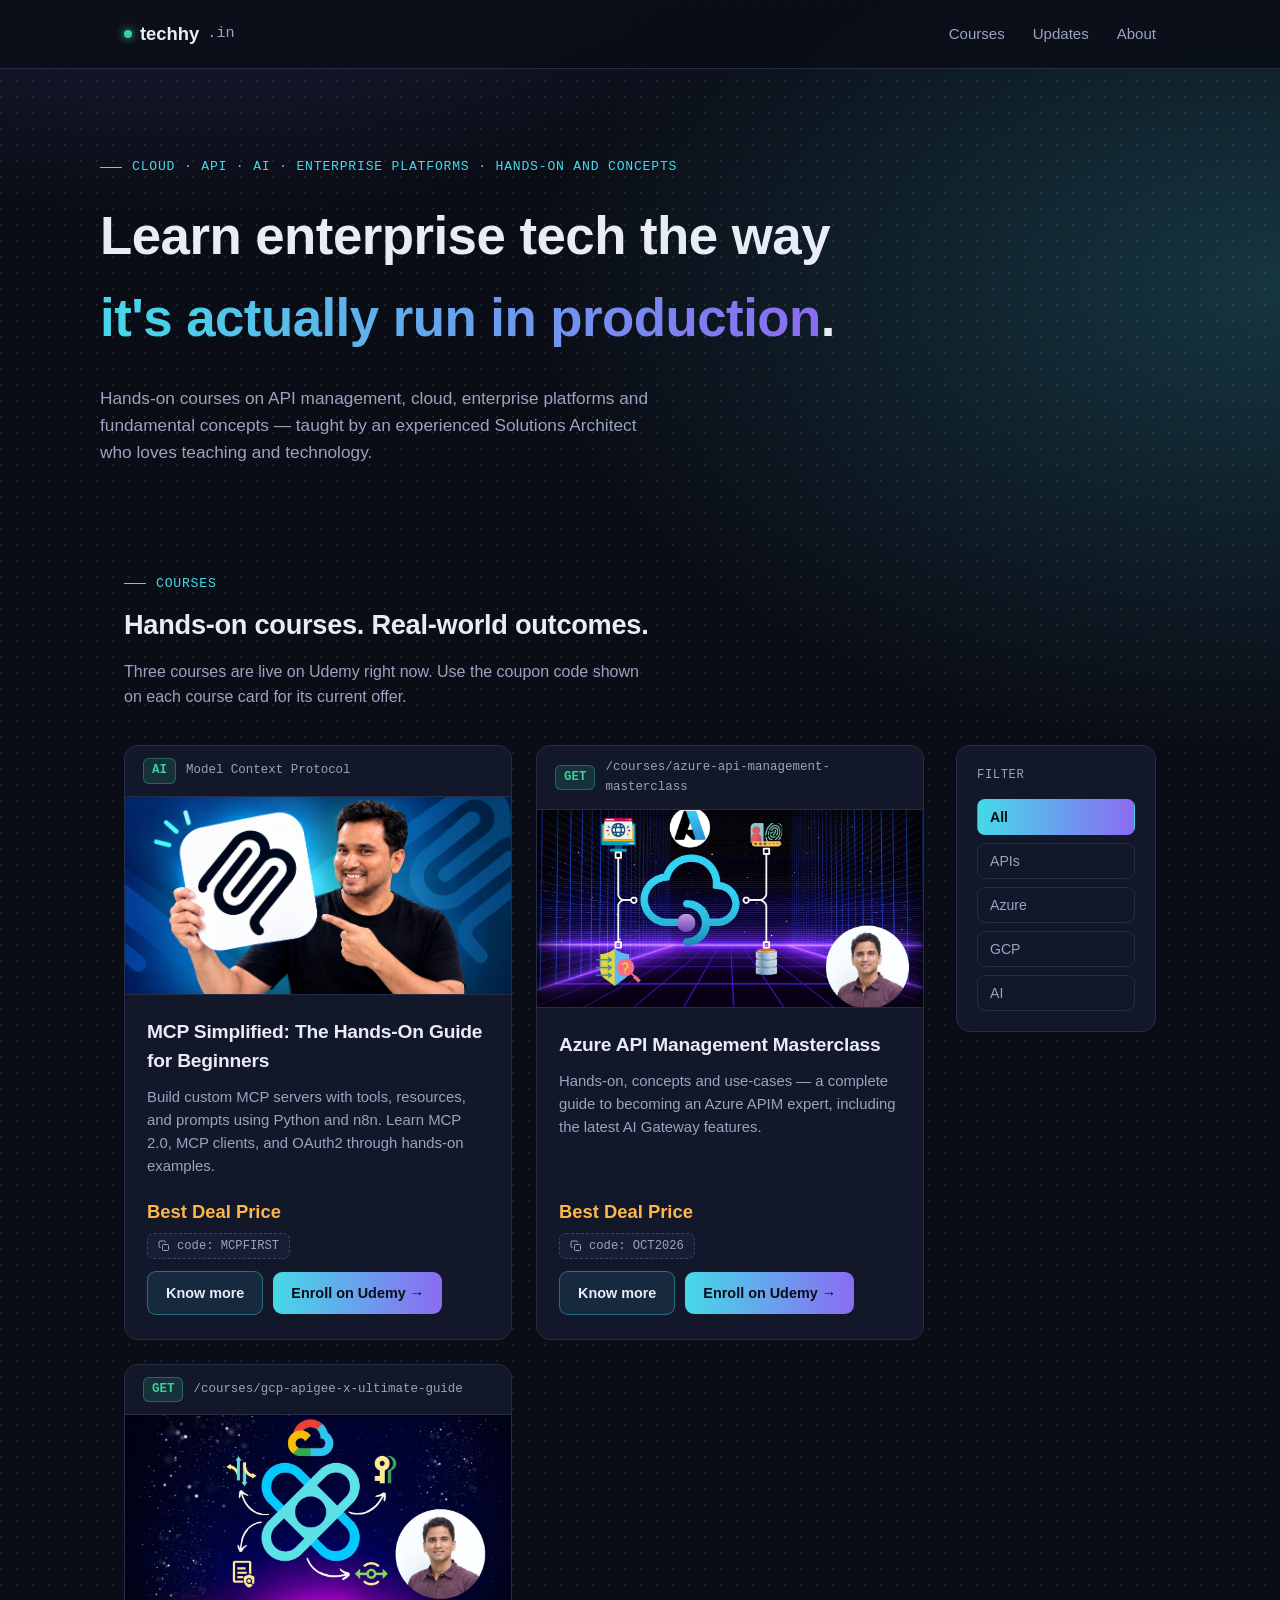
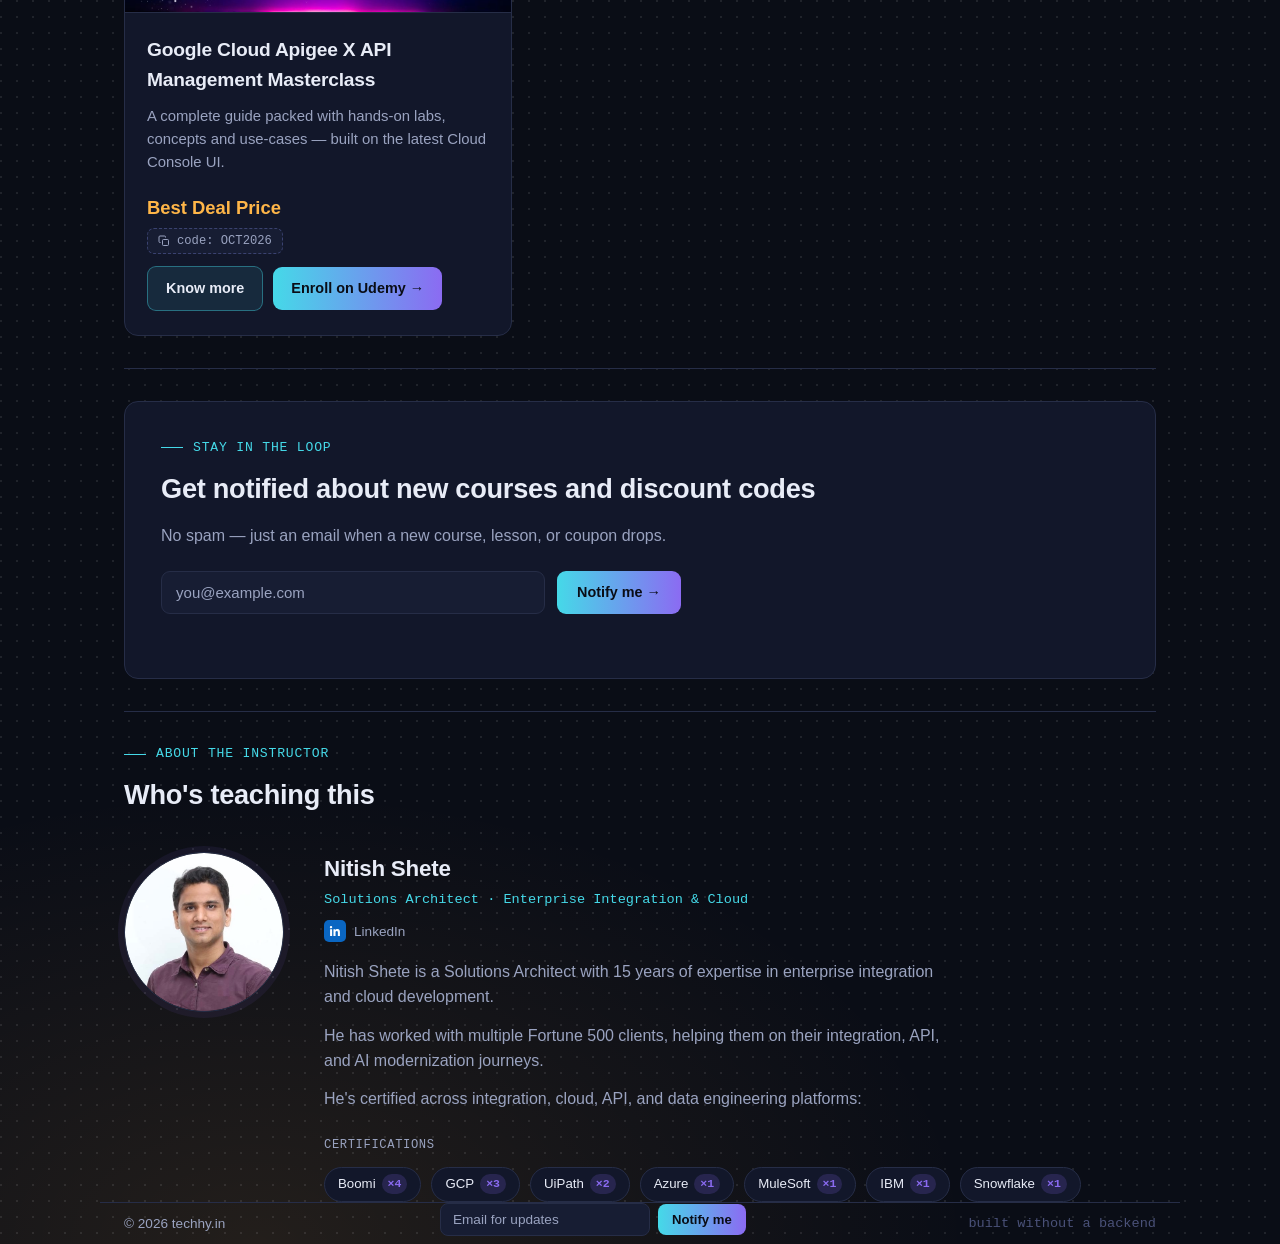
<file: index.html>
<!DOCTYPE html>
<html lang="en">

<head>
  <meta charset="UTF-8">
  <meta name="viewport" content="width=device-width, initial-scale=1.0">
  <title>Techhy — API Management Courses by Nitish Shete</title>
  <meta name="description"
    content="Hands-on Azure API Management and Google Cloud Apigee X courses, taught by a Solutions Architect with 15 years in enterprise integration.">
  <meta http-equiv="Content-Security-Policy"
    content="default-src 'self'; img-src 'self' data:; style-src 'self' 'unsafe-inline' https://fonts.googleapis.com; font-src https://fonts.gstatic.com; script-src 'self'; connect-src 'self' https://formspree.io; form-action 'self' https://formspree.io; frame-ancestors 'none'; base-uri 'self';">
  <link rel="preconnect" href="https://fonts.googleapis.com">
  <link rel="preconnect" href="https://fonts.gstatic.com" crossorigin>
  <link
    href="https://fonts.googleapis.com/css2?family=Space+Grotesk:wght@500;600;700&family=Inter:wght@400;500;600&family=JetBrains+Mono:wght@400;500;600&display=swap"
    rel="stylesheet">
  <style>
    :root {
      --bg: #0a0d16;
      --panel: #12172a;
      --panel-2: #171d33;
      --border: #262d47;
      --text: #e8ecf7;
      --text-dim: #9aa3c0;
      --cyan: #45d9e8;
      --violet: #8b6bf2;
      --amber: #ffb648;
      --get: #34d399;
      --radius: 14px;
    }

    * {
      box-sizing: border-box;
    }

    html {
      scroll-behavior: smooth;
    }

    @media (prefers-reduced-motion: reduce) {
      html {
        scroll-behavior: auto;
      }

      * {
        animation-duration: 0.001ms !important;
        transition-duration: 0.001ms !important;
      }
    }

    body {
      margin: 0;
      background:
        radial-gradient(circle at 1px 1px, rgba(255, 255, 255, 0.09) 1.2px, transparent 0) 0 0/16px 16px,
        radial-gradient(ellipse 1300px 800px at 15% -10%, rgba(139, 107, 242, 0.28), transparent 62%),
        radial-gradient(ellipse 1200px 750px at 100% 10%, rgba(69, 217, 232, 0.20), transparent 62%),
        radial-gradient(ellipse 1100px 700px at 20% 100%, rgba(255, 182, 72, 0.10), transparent 65%),
        var(--bg);
      color: var(--text);
      font-family: 'Inter', sans-serif;
      line-height: 1.55;
      -webkit-font-smoothing: antialiased;
    }

    h1,
    h2,
    h3 {
      font-family: 'Space Grotesk', sans-serif;
      margin: 0 0 0.5em 0;
      letter-spacing: -0.01em;
    }

    a {
      color: inherit;
    }

    .mono {
      font-family: 'JetBrains Mono', monospace;
    }

    .wrap {
      max-width: 1080px;
      margin: 0 auto;
      padding: 0 24px;
    }

    :focus-visible {
      outline: 2px solid var(--cyan);
      outline-offset: 3px;
      border-radius: 4px;
    }

    /* NAV */
    header {
      position: sticky;
      top: 0;
      z-index: 20;
      background: rgba(10, 13, 22, 0.82);
      backdrop-filter: blur(10px);
      border-bottom: 1px solid var(--border);
    }

    nav.wrap {
      display: flex;
      align-items: center;
      justify-content: space-between;
      height: 68px;
    }

    .brand {
      font-family: 'Space Grotesk', sans-serif;
      font-weight: 700;
      font-size: 1.15rem;
      text-decoration: none;
      display: flex;
      align-items: center;
      gap: 8px;
    }

    .brand .dot {
      width: 8px;
      height: 8px;
      border-radius: 50%;
      background: var(--get);
      box-shadow: 0 0 10px var(--get);
      flex-shrink: 0;
    }

    .brand .path-suffix {
      color: var(--text-dim);
      font-family: 'JetBrains Mono', monospace;
      font-weight: 400;
      font-size: 0.95rem;
    }

    .navlinks {
      display: flex;
      gap: 28px;
      list-style: none;
      margin: 0;
      padding: 0;
    }

    .navlinks a {
      text-decoration: none;
      color: var(--text-dim);
      font-size: 0.94rem;
      font-weight: 500;
      transition: color 0.15s ease;
    }

    .navlinks a:hover {
      color: var(--text);
    }

    /* HERO */
    .hero {
      padding: 88px 0 72px;
    }

    .eyebrow {
      font-family: 'JetBrains Mono', monospace;
      color: var(--cyan);
      font-size: 0.82rem;
      letter-spacing: 0.06em;
      text-transform: uppercase;
      margin-bottom: 18px;
      display: flex;
      align-items: center;
      gap: 10px;
    }

    .eyebrow::before {
      content: "";
      width: 22px;
      height: 1px;
      background: var(--cyan);
      display: inline-block;
    }

    .hero h1 {
      font-size: clamp(2.1rem, 4.5vw, 3.3rem);
      max-width: 780px;
      font-weight: 700;
    }

    .hero h1 .accent {
      background: linear-gradient(90deg, var(--cyan), var(--violet));
      -webkit-background-clip: text;
      background-clip: text;
      color: transparent;
    }

    .hero p.lead {
      color: var(--text-dim);
      font-size: 1.08rem;
      max-width: 560px;
      margin-bottom: 36px;
    }

    /* SECTIONS */
    section {
      padding: 64px 0;
    }

    .section-divider {
      border: none;
      border-top: 1px solid var(--border);
      margin: 32px 0;
    }

    .section-head {
      margin-bottom: 36px;
    }

    .section-head .eyebrow {
      margin-bottom: 10px;
    }

    .section-head h2 {
      font-size: 1.7rem;
    }

    .section-head p {
      color: var(--text-dim);
      max-width: 520px;
      margin: 0;
    }

    /* COURSES LAYOUT + FILTER */
    .courses-layout {
      display: grid;
      grid-template-columns: 1fr 200px;
      gap: 32px;
      align-items: start;
    }

    .courses-filter {
      position: sticky;
      top: 88px;
      background: var(--panel);
      border: 1px solid var(--border);
      border-radius: var(--radius);
      padding: 20px;
    }

    .filter-label {
      font-family: 'JetBrains Mono', monospace;
      text-transform: uppercase;
      letter-spacing: 0.05em;
      color: var(--text-dim);
      font-size: 0.76rem;
      margin-bottom: 14px;
    }

    .filter-buttons {
      display: flex;
      flex-direction: column;
      gap: 8px;
    }

    .filter-btn {
      text-align: left;
      background: transparent;
      border: 1px solid var(--border);
      color: var(--text-dim);
      font-family: 'Inter', sans-serif;
      font-size: 0.88rem;
      font-weight: 500;
      padding: 9px 12px;
      border-radius: 8px;
      cursor: pointer;
      transition: color 0.15s ease, border-color 0.15s ease, background 0.15s ease;
    }

    .filter-btn:hover {
      color: var(--text);
      border-color: #3a4270;
    }

    .filter-btn.active {
      background: linear-gradient(90deg, var(--cyan), var(--violet));
      color: #0a0d16;
      border-color: transparent;
      font-weight: 600;
    }

    @media (max-width:860px) {
      .courses-layout {
        grid-template-columns: 1fr;
      }

      .courses-filter {
        position: static;
        order: -1;
      }

      .filter-buttons {
        flex-direction: row;
        flex-wrap: wrap;
      }

      .filter-btn {
        flex: 1 1 auto;
        text-align: center;
      }
    }

    /* COURSE CARDS */
    .courses-grid {
      display: grid;
      grid-template-columns: repeat(auto-fit, minmax(320px, 1fr));
      gap: 24px;
    }

    .course-card.hidden {
      display: none;
    }

    .course-card {
      background: var(--panel);
      border: 1px solid var(--border);
      border-radius: var(--radius);
      overflow: hidden;
      display: flex;
      flex-direction: column;
      transition: transform 0.2s ease, border-color 0.2s ease;
    }

    .course-card:hover {
      transform: translateY(-3px);
      border-color: #3a4270;
    }

    .course-card[data-href] {
      cursor: pointer;
    }

    .course-card[data-href]:hover {
      border-color: var(--cyan);
    }

    .endpoint-row {
      display: flex;
      align-items: center;
      gap: 10px;
      padding: 12px 18px;
      border-bottom: 1px solid var(--border);
      font-family: 'JetBrains Mono', monospace;
      font-size: 0.78rem;
      color: var(--text-dim);
      overflow-x: auto;
    }

    .method {
      background: rgba(52, 211, 153, 0.14);
      color: var(--get);
      border: 1px solid rgba(52, 211, 153, 0.35);
      padding: 2px 8px;
      border-radius: 6px;
      font-weight: 600;
      flex-shrink: 0;
    }

    .method.soon {
      background: rgba(255, 182, 72, 0.14);
      color: var(--amber);
      border: 1px solid rgba(255, 182, 72, 0.35);
    }

    .course-thumb {
      width: 100%;
      aspect-ratio: 16/8.2;
      object-fit: cover;
      display: block;
      border-bottom: 1px solid var(--border);
    }

    .course-thumb-placeholder {
      width: 100%;
      aspect-ratio: 16/8.2;
      display: flex;
      align-items: center;
      justify-content: center;
      background:
        radial-gradient(ellipse 400px 200px at 30% 20%, rgba(255, 182, 72, 0.10), transparent 60%),
        var(--panel-2);
      border-bottom: 1px solid var(--border);
      font-family: 'JetBrains Mono', monospace;
      font-size: 0.82rem;
      color: var(--text-dim);
      letter-spacing: 0.04em;
    }

    .course-body {
      padding: 22px 22px 24px;
      display: flex;
      flex-direction: column;
      flex: 1;
    }

    .course-body h3 {
      font-size: 1.2rem;
      margin-bottom: 10px;
    }

    .course-body p.desc {
      color: var(--text-dim);
      font-size: 0.93rem;
      margin: 0 0 20px 0;
      flex: 1;
    }

    .course-footer {
      display: flex;
      align-items: center;
      justify-content: space-between;
      gap: 12px;
      flex-wrap: wrap;
    }

    .price-block {
      display: flex;
      flex-direction: column;
      gap: 6px;
    }

    .price {
      font-family: 'Space Grotesk', sans-serif;
      font-weight: 700;
      font-size: 1.15rem;
      color: var(--amber);
    }

    .price .inr {
      color: var(--text-dim);
      font-weight: 500;
      font-size: 0.85rem;
    }

    .coupon-btn {
      display: inline-flex;
      align-items: center;
      gap: 7px;
      background: var(--panel-2);
      border: 1px dashed #3a4270;
      color: var(--text-dim);
      font-family: 'JetBrains Mono', monospace;
      font-size: 0.76rem;
      padding: 5px 10px;
      border-radius: 7px;
      cursor: pointer;
      width: fit-content;
    }

    .coupon-btn:hover {
      color: var(--text);
      border-color: var(--cyan);
    }

    .coupon-btn svg {
      width: 12px;
      height: 12px;
      flex-shrink: 0;
    }

    .enroll-btn {
      display: inline-flex;
      align-items: center;
      gap: 8px;
      background: linear-gradient(90deg, var(--cyan), var(--violet));
      color: #0a0d16;
      font-weight: 600;
      font-size: 0.9rem;
      padding: 10px 18px;
      border-radius: 9px;
      text-decoration: none;
      white-space: nowrap;
      transition: filter 0.15s ease, transform 0.15s ease;
    }

    .enroll-btn:hover {
      filter: brightness(1.08);
      transform: translateY(-1px);
    }

    .notify-btn {
      display: inline-flex;
      align-items: center;
      gap: 8px;
      background: rgba(255, 182, 72, 0.1);
      border: 1px solid rgba(255, 182, 72, 0.4);
      color: var(--text);
      font-weight: 600;
      font-size: 0.9rem;
      padding: 10px 18px;
      border-radius: 9px;
      text-decoration: none;
      white-space: nowrap;
      transition: background 0.15s ease, border-color 0.15s ease, transform 0.15s ease;
    }

    .notify-btn:hover {
      background: var(--amber);
      border-color: transparent;
      color: #0a0d16;
      transform: translateY(-1px);
    }

    .course-actions {
      display: flex;
      align-items: center;
      gap: 10px;
      flex-wrap: wrap;
    }

    .know-more-btn {
      display: inline-flex;
      align-items: center;
      gap: 8px;
      background: rgba(69, 217, 232, 0.1);
      border: 1px solid rgba(69, 217, 232, 0.4);
      color: var(--text);
      font-weight: 600;
      font-size: 0.9rem;
      padding: 10px 18px;
      border-radius: 9px;
      text-decoration: none;
      white-space: nowrap;
      transition: background 0.15s ease, border-color 0.15s ease, transform 0.15s ease;
    }

    .know-more-btn:hover {
      background: linear-gradient(90deg, var(--cyan), var(--violet));
      border-color: transparent;
      color: #0a0d16;
      transform: translateY(-1px);
    }

    .coming-soon {
      display: inline-flex;
      align-items: center;
      background: rgba(255, 182, 72, 0.14);
      border: 1px solid rgba(255, 182, 72, 0.35);
      color: var(--amber);
      font-family: 'JetBrains Mono', monospace;
      font-size: 0.78rem;
      font-weight: 600;
      padding: 5px 10px;
      border-radius: 7px;
    }

    /* ABOUT */
    .about-grid {
      display: grid;
      grid-template-columns: auto 1fr;
      gap: 40px;
      align-items: start;
    }

    .about-photo {
      width: 160px;
      height: 160px;
      border-radius: 50%;
      object-fit: cover;
      border: 1px solid var(--border);
      box-shadow: 0 0 0 6px rgba(139, 107, 242, 0.08);
    }

    .about-text h3 {
      font-size: 1.4rem;
      margin-bottom: 2px;
    }

    .about-role {
      color: var(--cyan);
      font-family: 'JetBrains Mono', monospace;
      font-size: 0.85rem;
      margin-bottom: 10px;
    }

    .linkedin-link {
      display: inline-flex;
      align-items: center;
      gap: 8px;
      color: var(--text-dim);
      font-size: 0.85rem;
      font-weight: 500;
      text-decoration: none;
      margin-bottom: 18px;
      transition: color 0.15s ease;
    }

    .linkedin-badge {
      display: inline-flex;
      align-items: center;
      justify-content: center;
      width: 22px;
      height: 22px;
      border-radius: 5px;
      background: #0A66C2;
      flex-shrink: 0;
    }

    .linkedin-badge svg {
      width: 14px;
      height: 14px;
      fill: #fff;
    }

    .linkedin-link:hover {
      color: var(--text);
    }

    .about-text p {
      color: var(--text-dim);
      margin: 0 0 14px 0;
      max-width: 620px;
    }

    .cert-label {
      font-family: 'JetBrains Mono', monospace;
      font-size: 0.76rem;
      color: var(--text-dim);
      text-transform: uppercase;
      letter-spacing: 0.05em;
      margin: 24px 0 12px 0;
    }

    .cert-chips {
      display: flex;
      flex-wrap: wrap;
      gap: 10px;
    }

    .chip {
      display: inline-flex;
      align-items: center;
      gap: 6px;
      background: var(--panel);
      border: 1px solid var(--border);
      padding: 6px 13px;
      border-radius: 20px;
      font-size: 0.83rem;
    }

    .chip .count {
      background: rgba(139, 107, 242, 0.18);
      color: var(--violet);
      font-family: 'JetBrains Mono', monospace;
      font-weight: 600;
      font-size: 0.72rem;
      padding: 1px 6px;
      border-radius: 10px;
    }

    @media (max-width:640px) {
      .about-grid {
        grid-template-columns: 1fr;
        justify-items: center;
        text-align: center;
      }

      .about-text p {
        max-width: 100%;
      }

      .cert-chips {
        justify-content: center;
      }

      .course-footer {
        flex-direction: column;
        align-items: flex-start;
      }

      .course-actions {
        width: 100%;
        flex-direction: column;
      }

      .enroll-btn {
        width: 100%;
        justify-content: center;
      }

      .notify-btn {
        width: 100%;
        justify-content: center;
      }

      .know-more-btn {
        width: 100%;
        justify-content: center;
      }
    }

    /* NEWSLETTER */
    .newsletter-panel {
      background: var(--panel);
      border: 1px solid var(--border);
      border-radius: var(--radius);
      padding: 36px;
    }

    .newsletter-panel .section-head {
      margin-bottom: 22px;
    }

    .subscribe-form {
      display: flex;
      gap: 12px;
      flex-wrap: wrap;
      max-width: 520px;
    }

    .email-input {
      flex: 1 1 260px;
      background: var(--panel-2);
      border: 1px solid var(--border);
      color: var(--text);
      font-family: 'Inter', sans-serif;
      font-size: 0.94rem;
      padding: 12px 14px;
      border-radius: 9px;
    }

    .email-input::placeholder {
      color: var(--text-dim);
    }

    .email-input:focus {
      border-color: var(--cyan);
      outline: none;
    }

    .subscribe-btn {
      display: inline-flex;
      align-items: center;
      justify-content: center;
      gap: 8px;
      background: linear-gradient(90deg, var(--cyan), var(--violet));
      color: #0a0d16;
      font-weight: 600;
      font-size: 0.9rem;
      padding: 12px 20px;
      border: none;
      border-radius: 9px;
      cursor: pointer;
      white-space: nowrap;
      transition: filter 0.15s ease, transform 0.15s ease;
    }

    .subscribe-btn:hover {
      filter: brightness(1.08);
      transform: translateY(-1px);
    }

    .subscribe-btn:disabled {
      opacity: 0.6;
      cursor: not-allowed;
      transform: none;
    }

    .form-msg {
      margin-top: 12px;
      font-size: 0.85rem;
      min-height: 1.2em;
    }

    .form-msg[data-state="success"] {
      color: var(--get);
    }

    .form-msg[data-state="error"] {
      color: #ff8a8a;
    }

    @media (max-width:640px) {
      .newsletter-panel {
        padding: 26px;
      }

      .subscribe-form {
        flex-direction: column;
      }

      .subscribe-btn {
        width: 100%;
      }
    }

    footer {
      border-top: 1px solid var(--border);
      padding: 32px 0;
      color: var(--text-dim);
      font-size: 0.85rem;
      display: flex;
      justify-content: space-between;
      align-items: center;
      flex-wrap: wrap;
      gap: 10px;
    }

    footer .mono {
      color: #4a5178;
    }

    .footer-form {
      display: flex;
      align-items: center;
      gap: 8px;
      flex-wrap: wrap;
    }

    .footer-email-input {
      background: var(--panel-2);
      border: 1px solid var(--border);
      color: var(--text);
      font-family: 'Inter', sans-serif;
      font-size: 0.85rem;
      padding: 8px 12px;
      border-radius: 8px;
      width: 210px;
      max-width: 60vw;
    }

    .footer-email-input::placeholder {
      color: var(--text-dim);
    }

    .footer-email-input:focus {
      border-color: var(--cyan);
      outline: none;
    }

    .footer-subscribe-btn {
      display: inline-flex;
      align-items: center;
      justify-content: center;
      background: linear-gradient(90deg, var(--cyan), var(--violet));
      color: #0a0d16;
      font-weight: 600;
      font-size: 0.82rem;
      padding: 8px 14px;
      border: none;
      border-radius: 8px;
      cursor: pointer;
      white-space: nowrap;
    }

    .footer-subscribe-btn:disabled {
      opacity: 0.6;
      cursor: not-allowed;
    }

    .footer-form-msg {
      font-size: 0.78rem;
      width: 100%;
    }

    .footer-form-msg[data-state="success"] {
      color: var(--get);
    }

    .footer-form-msg[data-state="error"] {
      color: #ff8a8a;
    }
  </style>
</head>

<body>

  <header>
    <nav class="wrap">
      <a href="#top" class="brand"><span class="dot"></span>techhy<span class="path-suffix">.in</span></a>
      <ul class="navlinks">
        <li><a href="#courses">Courses</a></li>
        <li><a href="#newsletter">Updates</a></li>
        <li><a href="#about">About</a></li>
      </ul>
    </nav>
  </header>

  <div id="top"></div>

  <section class="hero wrap">
    <div class="eyebrow">cloud · API · AI · enterprise platforms · hands-on and concepts</div>
    <h1>Learn enterprise tech the way <span class="accent">it's actually run in production</span>.</h1>
    <p class="lead">Hands-on courses on API management, cloud, enterprise platforms and fundamental concepts — taught by
      an experienced Solutions Architect who loves teaching and technology.</p>
  </section>

  <section id="courses" class="wrap">
    <div class="section-head">
      <div class="eyebrow">courses</div>
      <h2>Hands-on courses. Real-world outcomes.</h2>
      <p>Three courses are live on Udemy right now. Use the coupon code shown on each course card for its current offer.
      </p>
    </div>

    <div class="courses-layout">
      <div class="courses-grid">

        <!-- Course 1 -->
        <article class="course-card" data-categories="ai"
          data-href="courses/mcp-simplified-the-hands-on-guide/index.html">
          <div class="endpoint-row"><span class="method">AI</span> Model Context Protocol</div>
          <img class="course-thumb" src="assets/mcp-simplified-thumbnail.png"
            alt="MCP Simplified: The Hands-On Guide for Beginners course thumbnail">
          <div class="course-body">
            <h3>MCP Simplified: The Hands-On Guide for Beginners</h3>
            <p class="desc">Build custom MCP servers with tools, resources, and prompts using Python and n8n. Learn MCP
              2.0, MCP clients, and OAuth2 through hands-on examples.</p>
            <div class="course-footer">
              <div class="price-block">
                <div class="price">Best Deal Price</div>
                <button class="coupon-btn" data-copy="MCPFIRST" type="button" aria-label="Copy coupon code MCPFIRST">
                  <svg viewBox="0 0 24 24" fill="none" stroke="currentColor" stroke-width="2">
                    <rect x="9" y="9" width="12" height="12" rx="2" />
                    <path d="M5 15H4a2 2 0 0 1-2-2V4a2 2 0 0 1 2-2h9a2 2 0 0 1 2 2v1" />
                  </svg>
                  code: MCPFIRST
                </button>
              </div>
              <div class="course-actions">
                <a class="know-more-btn" href="courses/mcp-simplified-the-hands-on-guide/index.html">Know more</a>
                <a class="enroll-btn"
                  href="https://www.udemy.com/course/mcp-simplified-the-hands-on-guide/?referralCode=1FAA412F55D0B86C6F67&amp;couponCode=MCPFIRST"
                  target="_blank" rel="noopener noreferrer">Enroll on Udemy →</a>
              </div>
            </div>
          </div>
        </article>

        <!-- Course 2 -->
        <article class="course-card" data-categories="api azure"
          data-href="courses/azure-api-management-masterclass/index.html">
          <div class="endpoint-row"><span class="method">GET</span> /courses/azure-api-management-masterclass</div>
          <img class="course-thumb" src="assets/azure-apim.jpg" alt="Azure API Management Masterclass course thumbnail">
          <div class="course-body">
            <h3>Azure API Management Masterclass</h3>
            <p class="desc">Hands-on, concepts and use-cases — a complete guide to becoming an Azure APIM expert,
              including the latest AI Gateway features.</p>
            <div class="course-footer">
              <div class="price-block">
                <div class="price">Best Deal Price</div>
                <button class="coupon-btn" data-copy="OCT2026" type="button" aria-label="Copy coupon code OCT2026">
                  <svg viewBox="0 0 24 24" fill="none" stroke="currentColor" stroke-width="2">
                    <rect x="9" y="9" width="12" height="12" rx="2" />
                    <path d="M5 15H4a2 2 0 0 1-2-2V4a2 2 0 0 1 2-2h9a2 2 0 0 1 2 2v1" />
                  </svg>
                  code: OCT2026
                </button>
              </div>
              <div class="course-actions">
                <a class="know-more-btn" href="courses/azure-api-management-masterclass/index.html">Know more</a>
                <a class="enroll-btn" href="https://udemy.com/azure-api-management-masterclass?couponCode=OCT2026"
                  target="_blank" rel="noopener noreferrer">Enroll on Udemy →</a>
              </div>
            </div>
          </div>
        </article>

        <!-- Course 3 -->
        <article class="course-card" data-categories="api gcp"
          data-href="courses/gcp-apigee-x-ultimate-guide/index.html">
          <div class="endpoint-row"><span class="method">GET</span> /courses/gcp-apigee-x-ultimate-guide</div>
          <img class="course-thumb" src="assets/apigee.jpg"
            alt="Google Cloud Apigee X API Management Masterclass course thumbnail">
          <div class="course-body">
            <h3>Google Cloud Apigee X API Management Masterclass</h3>
            <p class="desc">A complete guide packed with hands-on labs, concepts and use-cases — built on the latest
              Cloud Console UI.</p>
            <div class="course-footer">
              <div class="price-block">
                <div class="price">Best Deal Price</div>
                <button class="coupon-btn" data-copy="OCT2026" type="button" aria-label="Copy coupon code OCT2026">
                  <svg viewBox="0 0 24 24" fill="none" stroke="currentColor" stroke-width="2">
                    <rect x="9" y="9" width="12" height="12" rx="2" />
                    <path d="M5 15H4a2 2 0 0 1-2-2V4a2 2 0 0 1 2-2h9a2 2 0 0 1 2 2v1" />
                  </svg>
                  code: OCT2026
                </button>
              </div>
              <div class="course-actions">
                <a class="know-more-btn" href="courses/gcp-apigee-x-ultimate-guide/index.html">Know more</a>
                <a class="enroll-btn" href="https://www.udemy.com/course/gcp-apigee-x-ultimate-guide?couponCode=OCT2026"
                  target="_blank" rel="noopener noreferrer">Enroll on Udemy →</a>
              </div>
            </div>
          </div>
        </article>

      </div>

      <aside class="courses-filter" aria-label="Filter courses by category">
        <div class="filter-label">Filter</div>
        <div class="filter-buttons" role="group" aria-label="Course category filters">
          <button class="filter-btn active" data-filter="all" type="button" aria-pressed="true">All</button>
          <button class="filter-btn" data-filter="api" type="button" aria-pressed="false">APIs</button>
          <button class="filter-btn" data-filter="azure" type="button" aria-pressed="false">Azure</button>
          <button class="filter-btn" data-filter="gcp" type="button" aria-pressed="false">GCP</button>
          <button class="filter-btn" data-filter="ai" type="button" aria-pressed="false">AI</button>
        </div>
      </aside>
    </div>
  </section>

  <div class="wrap">
    <hr class="section-divider">
  </div>

  <section id="newsletter" class="wrap">
    <div class="newsletter-panel">
      <div class="section-head">
        <div class="eyebrow">stay in the loop</div>
        <h2>Get notified about new courses and discount codes</h2>
        <p>No spam — just an email when a new course, lesson, or coupon drops.</p>
      </div>
      <form class="subscribe-form" id="newsletter-form" data-form-name="newsletter">
        <label for="newsletter-email" class="sr-only"
          style="position:absolute;width:1px;height:1px;overflow:hidden;clip:rect(0,0,0,0);">Email address</label>
        <input type="email" id="newsletter-email" name="email" class="email-input" placeholder="you@example.com"
          required autocomplete="email">
        <button type="submit" class="subscribe-btn">Notify me →</button>
      </form>
      <div class="form-msg" id="newsletter-msg" role="status" aria-live="polite"></div>
    </div>
  </section>

  <div class="wrap">
    <hr class="section-divider">
  </div>

  <section id="about" class="wrap">
    <div class="section-head">
      <div class="eyebrow">about the instructor</div>
      <h2>Who's teaching this</h2>
    </div>

    <div class="about-grid">
      <img class="about-photo" src="assets/headshot.png" alt="Photo of Nitish Shete">
      <div class="about-text">
        <h3>Nitish Shete</h3>
        <div class="about-role">Solutions Architect · Enterprise Integration &amp; Cloud</div>
        <a class="linkedin-link" href="https://www.linkedin.com/in/nitishshete/" target="_blank"
          rel="noopener noreferrer">
          <span class="linkedin-badge" aria-hidden="true">
            <svg viewBox="0 0 24 24" aria-hidden="true">
              <path
                d="M20.45 20.45h-3.56v-5.57c0-1.33-.03-3.04-1.85-3.04-1.85 0-2.14 1.45-2.14 2.94v5.67H9.34V9h3.42v1.56h.05c.48-.9 1.64-1.85 3.38-1.85 3.6 0 4.27 2.37 4.27 5.46v6.28zM5.34 7.43a2.07 2.07 0 1 1 0-4.13 2.07 2.07 0 0 1 0 4.13zM7.12 20.45H3.56V9h3.56v11.45z" />
            </svg>
          </span>
          LinkedIn
        </a>
        <p>Nitish Shete is a Solutions Architect with 15 years of expertise in enterprise integration and cloud
          development.</p>
        <p>He has worked with multiple Fortune 500 clients, helping them on their integration, API, and AI modernization
          journeys.</p>
        <p>He's certified across integration, cloud, API, and data engineering platforms:</p>

        <div class="cert-label">Certifications</div>
        <div class="cert-chips">
          <span class="chip">Boomi <span class="count">×4</span></span>
          <span class="chip">GCP <span class="count">×3</span></span>
          <span class="chip">UiPath <span class="count">×2</span></span>
          <span class="chip">Azure <span class="count">×1</span></span>
          <span class="chip">MuleSoft <span class="count">×1</span></span>
          <span class="chip">IBM <span class="count">×1</span></span>
          <span class="chip">Snowflake <span class="count">×1</span></span>
        </div>
      </div>
    </div>
  </section>

  <footer class="wrap">
    <span>© <span id="year"></span> techhy.in</span>
    <form class="footer-form" id="footer-newsletter-form" data-form-name="footer-newsletter">
      <label for="footer-email" class="sr-only"
        style="position:absolute;width:1px;height:1px;overflow:hidden;clip:rect(0,0,0,0);">Email address</label>
      <input type="email" id="footer-email" name="email" class="footer-email-input" placeholder="Email for updates"
        required autocomplete="email">
      <button type="submit" class="footer-subscribe-btn">Notify me</button>
      <div class="footer-form-msg" id="footer-newsletter-msg" role="status" aria-live="polite"></div>
    </form>
    <span class="mono">built without a backend</span>
  </footer>

  <script src="assets/main.js" defer></script>

</body>

</html>
</file>
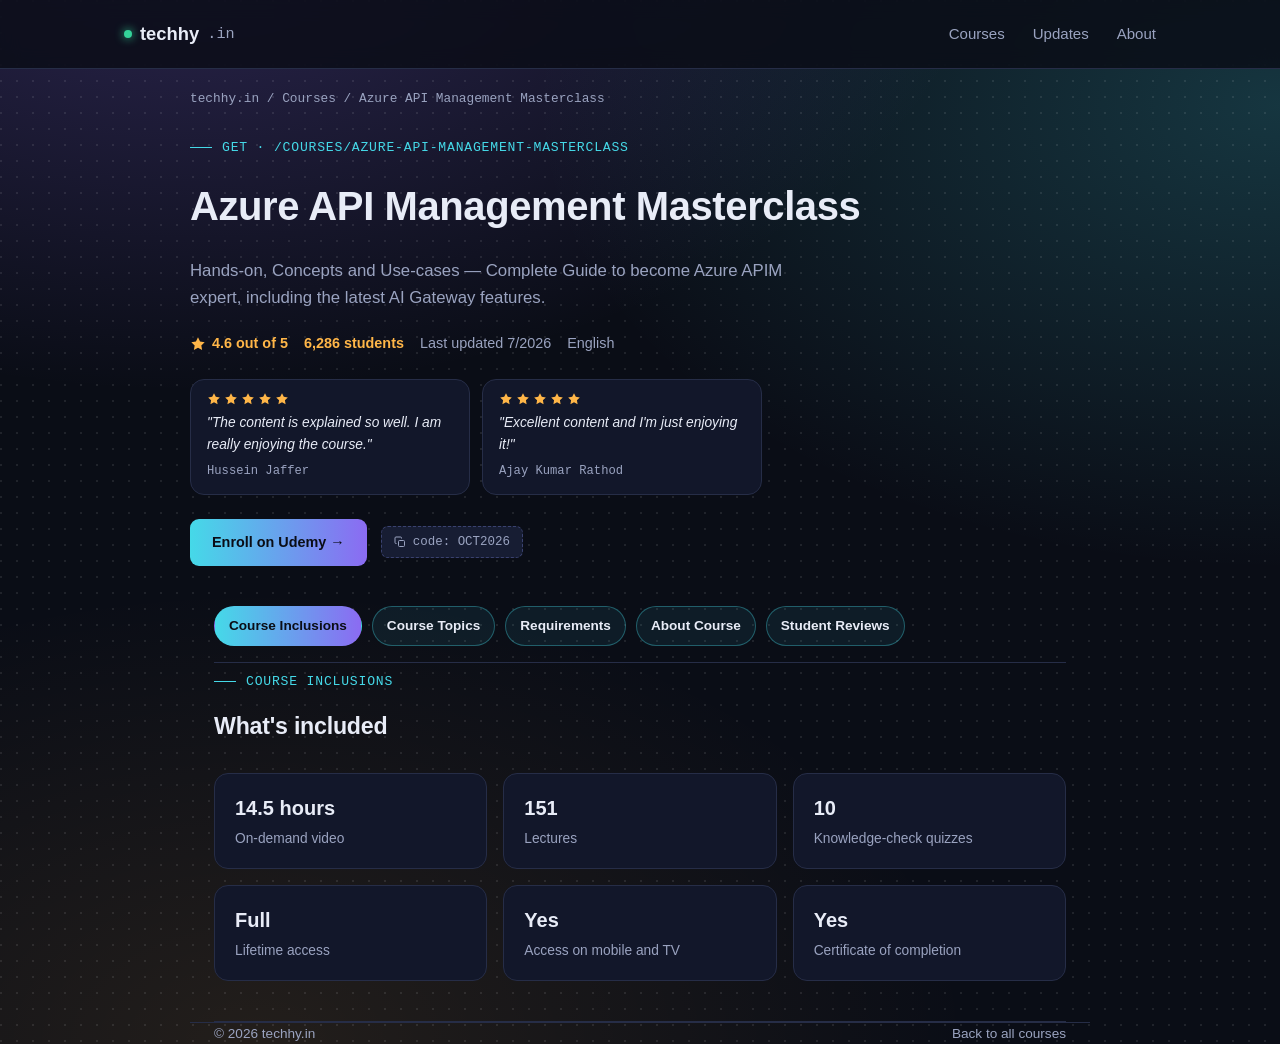
<file: courses/azure-api-management-masterclass/index.html>
<!DOCTYPE html>
<html lang="en">

<head>
  <meta charset="UTF-8">
  <meta name="viewport" content="width=device-width, initial-scale=1.0">
  <title>Azure API Management Masterclass — techhy.in</title>
  <meta name="description"
    content="Hands-on, concepts and use-cases — a complete guide to becoming an Azure APIM expert, including the latest AI Gateway features. 14.5 hours, 151 lectures.">
  <meta http-equiv="Content-Security-Policy"
    content="default-src 'self'; img-src 'self' data:; style-src 'self' 'unsafe-inline' https://fonts.googleapis.com; font-src https://fonts.gstatic.com; script-src 'self'; connect-src 'self' https://formspree.io; form-action 'self' https://formspree.io; frame-ancestors 'none'; base-uri 'self';">
  <link rel="preconnect" href="https://fonts.googleapis.com">
  <link rel="preconnect" href="https://fonts.gstatic.com" crossorigin>
  <link
    href="https://fonts.googleapis.com/css2?family=Space+Grotesk:wght@500;600;700&family=Inter:wght@400;500;600&family=JetBrains+Mono:wght@400;500;600&display=swap"
    rel="stylesheet">
  <link rel="stylesheet" href="../../assets/course.css">
</head>

<body>

  <header>
    <nav class="wrap">
      <a href="../../index.html#top" class="brand"><span class="dot"></span>techhy<span
          class="path-suffix">.in</span></a>
      <ul class="navlinks">
        <li><a href="../../index.html#courses">Courses</a></li>
        <li><a href="../../index.html#newsletter">Updates</a></li>
        <li><a href="../../index.html#about">About</a></li>
      </ul>
    </nav>
  </header>

  <div class="wrap breadcrumb">
    <a href="../../index.html">techhy.in</a> / <a href="../../index.html#courses">Courses</a> / Azure API Management
    Masterclass
  </div>

  <section class="course-hero wrap">
    <div class="eyebrow">GET · /courses/azure-api-management-masterclass</div>
    <h1>Azure API Management Masterclass</h1>
    <p class="headline">Hands-on, Concepts and Use-cases — Complete Guide to become Azure APIM expert, including the
      latest AI Gateway features.</p>

    <div class="hero-meta">
      <span class="rating-badge">
        <svg viewBox="0 0 24 24">
          <path d="M12 2l3.09 6.26L22 9.27l-5 4.87 1.18 6.88L12 17.77l-6.18 3.25L7 14.14 2 9.27l6.91-1.01L12 2z" />
        </svg>
        4.6 out of 5
      </span>
      <span class="students-badge">6,286 students</span>
      <span>Last updated 7/2026</span>
      <span>English</span>
    </div>

    <div class="hero-reviews">
      <div class="hero-review-chip">
        <div class="review-stars">
          <svg viewBox="0 0 24 24">
            <path d="M12 2l3.09 6.26L22 9.27l-5 4.87 1.18 6.88L12 17.77l-6.18 3.25L7 14.14 2 9.27l6.91-1.01L12 2z" />
          </svg>
          <svg viewBox="0 0 24 24">
            <path d="M12 2l3.09 6.26L22 9.27l-5 4.87 1.18 6.88L12 17.77l-6.18 3.25L7 14.14 2 9.27l6.91-1.01L12 2z" />
          </svg>
          <svg viewBox="0 0 24 24">
            <path d="M12 2l3.09 6.26L22 9.27l-5 4.87 1.18 6.88L12 17.77l-6.18 3.25L7 14.14 2 9.27l6.91-1.01L12 2z" />
          </svg>
          <svg viewBox="0 0 24 24">
            <path d="M12 2l3.09 6.26L22 9.27l-5 4.87 1.18 6.88L12 17.77l-6.18 3.25L7 14.14 2 9.27l6.91-1.01L12 2z" />
          </svg>
          <svg viewBox="0 0 24 24">
            <path d="M12 2l3.09 6.26L22 9.27l-5 4.87 1.18 6.88L12 17.77l-6.18 3.25L7 14.14 2 9.27l6.91-1.01L12 2z" />
          </svg>
        </div>
        <p class="review-quote">"The content is explained so well. I am really enjoying the course."</p>
        <div class="review-author">Hussein Jaffer</div>
      </div>
      <div class="hero-review-chip">
        <div class="review-stars">
          <svg viewBox="0 0 24 24">
            <path d="M12 2l3.09 6.26L22 9.27l-5 4.87 1.18 6.88L12 17.77l-6.18 3.25L7 14.14 2 9.27l6.91-1.01L12 2z" />
          </svg>
          <svg viewBox="0 0 24 24">
            <path d="M12 2l3.09 6.26L22 9.27l-5 4.87 1.18 6.88L12 17.77l-6.18 3.25L7 14.14 2 9.27l6.91-1.01L12 2z" />
          </svg>
          <svg viewBox="0 0 24 24">
            <path d="M12 2l3.09 6.26L22 9.27l-5 4.87 1.18 6.88L12 17.77l-6.18 3.25L7 14.14 2 9.27l6.91-1.01L12 2z" />
          </svg>
          <svg viewBox="0 0 24 24">
            <path d="M12 2l3.09 6.26L22 9.27l-5 4.87 1.18 6.88L12 17.77l-6.18 3.25L7 14.14 2 9.27l6.91-1.01L12 2z" />
          </svg>
          <svg viewBox="0 0 24 24">
            <path d="M12 2l3.09 6.26L22 9.27l-5 4.87 1.18 6.88L12 17.77l-6.18 3.25L7 14.14 2 9.27l6.91-1.01L12 2z" />
          </svg>
        </div>
        <p class="review-quote">"Excellent content and I'm just enjoying it!"</p>
        <div class="review-author">Ajay Kumar Rathod</div>
      </div>
    </div>

    <div class="hero-cta">
      <a class="enroll-btn" href="https://udemy.com/azure-api-management-masterclass?couponCode=OCT2026" target="_blank"
        rel="noopener noreferrer">Enroll on Udemy →</a>
      <button class="coupon-btn" data-copy="OCT2026" type="button" aria-label="Copy coupon code OCT2026">
        <svg viewBox="0 0 24 24" fill="none" stroke="currentColor" stroke-width="2">
          <rect x="9" y="9" width="12" height="12" rx="2" />
          <path d="M5 15H4a2 2 0 0 1-2-2V4a2 2 0 0 1 2-2h9a2 2 0 0 1 2 2v1" />
        </svg>
        code: OCT2026
      </button>
    </div>
  </section>

  <nav class="quick-links" role="tablist" aria-label="Jump to section">
    <a href="#inclusions" id="tab-inclusions" role="tab" aria-selected="true" data-tab="inclusions">Course
      Inclusions</a>
    <a href="#content" id="tab-content" role="tab" aria-selected="false" data-tab="content">Course Topics</a>
    <a href="#requirements" id="tab-requirements" role="tab" aria-selected="false"
      data-tab="requirements">Requirements</a>
    <a href="#description" id="tab-description" role="tab" aria-selected="false" data-tab="description">About Course</a>
    <a href="#reviews" id="tab-reviews" role="tab" aria-selected="false" data-tab="reviews">Student Reviews</a>
  </nav>

  <div class="wrap">
    <hr class="section-divider">
  </div>

  <section class="wrap tab-panel" id="inclusions" role="tabpanel" aria-labelledby="tab-inclusions">
    <div class="section-head">
      <div class="eyebrow">course inclusions</div>
      <h2>What's included</h2>
    </div>
    <div class="inclusion-grid">
      <div class="inclusion-card">
        <div class="value">14.5 hours</div>
        <div class="label">On-demand video</div>
      </div>
      <div class="inclusion-card">
        <div class="value">151</div>
        <div class="label">Lectures</div>
      </div>
      <div class="inclusion-card">
        <div class="value">10</div>
        <div class="label">Knowledge-check quizzes</div>
      </div>
      <div class="inclusion-card">
        <div class="value">Full</div>
        <div class="label">Lifetime access</div>
      </div>
      <div class="inclusion-card">
        <div class="value">Yes</div>
        <div class="label">Access on mobile and TV</div>
      </div>
      <div class="inclusion-card">
        <div class="value">Yes</div>
        <div class="label">Certificate of completion</div>
      </div>
    </div>
  </section>

  <div class="wrap tab-divider">
    <hr class="section-divider">
  </div>

  <section class="wrap tab-panel" id="content" role="tabpanel" aria-labelledby="tab-content">
    <div class="section-head">
      <div class="eyebrow">course content</div>
      <h2>What you'll go through</h2>
    </div>
    <div class="curriculum-summary">14 sections · 151 lectures · 14.5 hours total length</div>

    <div class="curriculum-list">

      <details class="curriculum-section">
        <summary><span class="title">Course Introduction and Azure Basics</span> <span class="meta">8 lectures ·
            19min</span></summary>
        <ul class="lecture-list">
          <li><span class="lecture-name">Course Introduction</span><span class="lecture-time">2:26</span></li>
          <li><span class="lecture-name">Slide Downloads</span><span class="lecture-time">0:03</span></li>
          <li><span class="lecture-name">Navigate the course your way</span><span class="lecture-time">1:45</span></li>
          <li><span class="lecture-name">Udemy Player</span><span class="lecture-time">0:45</span></li>
          <li><span class="lecture-name">Azure Basics - Regions and Availability Zones</span><span
              class="lecture-time">3:19</span></li>
          <li><span class="lecture-name">Azure Resource Hierarchy</span><span class="lecture-time">1:46</span></li>
          <li><span class="lecture-name">Optimize Cloud Costs</span><span class="lecture-time">2:57</span></li>
          <li><span class="lecture-name">Sign up to Azure, set up access and budgets (IMPORTANT)</span><span
              class="lecture-time">5:31</span></li>
          <li><span class="lecture-name">Knowledge Check: Azure Basics</span><span class="lecture-time">Quiz</span></li>
        </ul>
      </details>

      <details class="curriculum-section">
        <summary><span class="title">API Fundamentals [Optional]</span> <span class="meta">13 lectures · 51min</span>
        </summary>
        <ul class="lecture-list">
          <li><span class="lecture-name">Definition and Analogy</span><span class="lecture-time">3:28</span></li>
          <li><span class="lecture-name">API Vs Web Service</span><span class="lecture-time">1:27</span></li>
          <li><span class="lecture-name">API Types</span><span class="lecture-time">5:13</span></li>
          <li><span class="lecture-name">API Examples</span><span class="lecture-time">2:07</span></li>
          <li><span class="lecture-name">Postman Demo and API Terminologies</span><span class="lecture-time">8:32</span>
          </li>
          <li><span class="lecture-name">HTTP Methods and Idempotence</span><span class="lecture-time">9:08</span></li>
          <li><span class="lecture-name">HTTP Method Comparison</span><span class="lecture-time">1:33</span></li>
          <li><span class="lecture-name">HTTP Status Codes</span><span class="lecture-time">2:37</span></li>
          <li><span class="lecture-name">Understanding REST</span><span class="lecture-time">5:08</span></li>
          <li><span class="lecture-name">[Optional] Generate Google Maps API Key on GCP</span><span
              class="lecture-time">1:24</span></li>
          <li><span class="lecture-name">Exploring Google Maps API</span><span class="lecture-time">8:04</span></li>
          <li><span class="lecture-name">API Lifecycle and Benefits</span><span class="lecture-time">1:38</span></li>
          <li><span class="lecture-name">Section Summary</span><span class="lecture-time">0:43</span></li>
          <li><span class="lecture-name">Knowledge Check: API Basics</span><span class="lecture-time">Quiz</span></li>
        </ul>
      </details>

      <details class="curriculum-section">
        <summary><span class="title">Getting started with Azure API Management</span> <span class="meta">15 lectures ·
            1hr 18min</span></summary>
        <ul class="lecture-list">
          <li><span class="lecture-name">Azure APIM Components</span><span class="lecture-time">3:32</span></li>
          <li><span class="lecture-name">Why to use API Management?</span><span class="lecture-time">3:10</span></li>
          <li><span class="lecture-name">Create Azure APIM Service</span><span class="lecture-time">3:57</span></li>
          <li><span class="lecture-name">Import and test our first API</span><span class="lecture-time">5:32</span></li>
          <li><span class="lecture-name">IMPORTANT UPDATE on Demo Conference</span><span
              class="lecture-time">4:18</span></li>
          <li><span class="lecture-name">API Subscriptions and Products</span><span class="lecture-time">10:43</span>
          </li>
          <li><span class="lecture-name">Explore Products, Operations and Definitions</span><span
              class="lecture-time">5:58</span></li>
          <li><span class="lecture-name">Design-first approach with Petstore Swagger Specs</span><span
              class="lecture-time">8:53</span></li>
          <li><span class="lecture-name">Mock API Response</span><span class="lecture-time">4:26</span></li>
          <li><span class="lecture-name">API Revisions</span><span class="lecture-time">3:07</span></li>
          <li><span class="lecture-name">API Versions (...and how is it different from Revisions?)</span><span
              class="lecture-time">5:26</span></li>
          <li><span class="lecture-name">APIM Pricing Tiers</span><span class="lecture-time">2:52</span></li>
          <li><span class="lecture-name">RBAC - Role Based Access Control</span><span class="lecture-time">3:24</span>
          </li>
          <li><span class="lecture-name">Managed Identity (System-assigned & User-defined)</span><span
              class="lecture-time">8:00</span></li>
          <li><span class="lecture-name">APIM Workspaces</span><span class="lecture-time">4:54</span></li>
          <li><span class="lecture-name">Knowledge Check: API Management Fundamentals</span><span
              class="lecture-time">Quiz</span></li>
        </ul>
      </details>

      <details class="curriculum-section">
        <summary><span class="title">Backends, Policy Scopes, Debugging, Caching, Exporting</span> <span class="meta">17
            lectures · 1hr 39min</span></summary>
        <ul class="lecture-list">
          <li><span class="lecture-name">Key Vault Creation Demo</span><span class="lecture-time">1:53</span></li>
          <li><span class="lecture-name">Named Values, Key Vault, Backend</span><span class="lecture-time">7:38</span>
          </li>
          <li><span class="lecture-name">Backend config for Basic Auth</span><span class="lecture-time">2:13</span></li>
          <li><span class="lecture-name">Add API Manually</span><span class="lecture-time">5:39</span></li>
          <li><span class="lecture-name">Policies: Scopes and inheritance</span><span class="lecture-time">7:22</span>
          </li>
          <li><span class="lecture-name">Policies: Coding basics</span><span class="lecture-time">4:23</span></li>
          <li><span class="lecture-name">Azure CLI, VS Code and Power Shell for APIM</span><span
              class="lecture-time">6:35</span></li>
          <li><span class="lecture-name">Importing App Service</span><span class="lecture-time">3:56</span></li>
          <li><span class="lecture-name">Importing SOAP API</span><span class="lecture-time">5:31</span></li>
          <li><span class="lecture-name">Importing Azure Functions</span><span class="lecture-time">6:26</span></li>
          <li><span class="lecture-name">Importing Logic App</span><span class="lecture-time">3:24</span></li>
          <li><span class="lecture-name">Debugging with Legacy Tracing</span><span class="lecture-time">11:33</span>
          </li>
          <li><span class="lecture-name">Debugging with Advanced Tracing</span><span class="lecture-time">9:59</span>
          </li>
          <li><span class="lecture-name">Caching - Internal Cache</span><span class="lecture-time">6:15</span></li>
          <li><span class="lecture-name">Caching - External Redis Cache with Advanced Caching Policy</span><span
              class="lecture-time">13:09</span></li>
          <li><span class="lecture-name">Export APIs</span><span class="lecture-time">2:12</span></li>
          <li><span class="lecture-name">Celebrate your milestone!!</span><span class="lecture-time">0:37</span></li>
          <li><span class="lecture-name">Knowledge Check: API Management Modern Features</span><span
              class="lecture-time">Quiz</span></li>
        </ul>
      </details>

      <details class="curriculum-section">
        <summary><span class="title">API Security and Developer Portal</span> <span class="meta">18 lectures · 1hr
            52min</span></summary>
        <ul class="lecture-list">
          <li><span class="lecture-name">Refresher - Understand OAuth2 Flows</span><span
              class="lecture-time">7:41</span></li>
          <li><span class="lecture-name">Roadmap to Azure AD Setup Part1</span><span class="lecture-time">5:57</span>
          </li>
          <li><span class="lecture-name">Roadmap to Azure AD Setup Part2</span><span class="lecture-time">4:50</span>
          </li>
          <li><span class="lecture-name">Secure API with JWT using Entra ID (Azure AD)</span><span
              class="lecture-time">14:08</span></li>
          <li><span class="lecture-name">Developer Portal - Essential Setup in under 15 minutes!</span><span
              class="lecture-time">12:03</span></li>
          <li><span class="lecture-name">Developer Portal - Access Control</span><span class="lecture-time">2:54</span>
          </li>
          <li><span class="lecture-name">Roadmap to OAuth2 Server Config for Test Console</span><span
              class="lecture-time">4:32</span></li>
          <li><span class="lecture-name">Azure AD as OAuth2 Server for Test Console</span><span
              class="lecture-time">6:33</span></li>
          <li><span class="lecture-name">Azure AD B2C as OAuth2 Server for Test Console</span><span
              class="lecture-time">12:49</span></li>
          <li><span class="lecture-name">Roadmap to OAuth2 Identities for Developer Portal</span><span
              class="lecture-time">3:12</span></li>
          <li><span class="lecture-name">External User Sign-up/Sign-In with AD B2C Identity</span><span
              class="lecture-time">9:11</span></li>
          <li><span class="lecture-name">Sign-In with Azure AD Identity</span><span class="lecture-time">5:38</span>
          </li>
          <li><span class="lecture-name">OAuth2 Conclusion: Our Use-Cases and real-world examples</span><span
              class="lecture-time">1:55</span></li>
          <li><span class="lecture-name">Remove/Mask sensitive information</span><span class="lecture-time">2:46</span>
          </li>
          <li><span class="lecture-name">Client Certificate Authentication - with Backend & APIM</span><span
              class="lecture-time">9:16</span></li>
          <li><span class="lecture-name">Basic Authentication - with Backend & APIM</span><span
              class="lecture-time">3:21</span></li>
          <li><span class="lecture-name">CORS in action</span><span class="lecture-time">3:25</span></li>
          <li><span class="lecture-name">API Defender, Protocols & Ciphers</span><span class="lecture-time">1:38</span>
          </li>
          <li><span class="lecture-name">Knowledge Check: Security and Developer Portal</span><span
              class="lecture-time">Quiz</span></li>
        </ul>
      </details>

      <details class="curriculum-section">
        <summary><span class="title">[NEW] Load Balancers, Circuit Breakers, Credentials Manager</span> <span
            class="meta">6 lectures · 44min</span></summary>
        <ul class="lecture-list">
          <li><span class="lecture-name">Load Balancer and Circuit Breaker Intro</span><span
              class="lecture-time">4:46</span></li>
          <li><span class="lecture-name">Create Backend Load Balancer</span><span class="lecture-time">9:48</span></li>
          <li><span class="lecture-name">Create Backend Circuit Breaker</span><span class="lecture-time">6:25</span>
          </li>
          <li><span class="lecture-name">Credential Manager and Microsoft Graph Intro</span><span
              class="lecture-time">7:36</span></li>
          <li><span class="lecture-name">Configure Credentials Manager</span><span class="lecture-time">7:36</span></li>
          <li><span class="lecture-name">Microsoft Graph as Backend API</span><span class="lecture-time">8:06</span>
          </li>
        </ul>
      </details>

      <details class="curriculum-section">
        <summary><span class="title">Networking</span> <span class="meta">9 lectures · 57min</span></summary>
        <ul class="lecture-list">
          <li><span class="lecture-name">Overview - Networking options illustrated</span><span
              class="lecture-time">11:03</span></li>
          <li><span class="lecture-name">Deploy to External VNet</span><span class="lecture-time">9:03</span></li>
          <li><span class="lecture-name">Deploy to Internal VNet</span><span class="lecture-time">10:30</span></li>
          <li><span class="lecture-name">Integrate Application Gateway with Internal VNet</span><span
              class="lecture-time">8:47</span></li>
          <li><span class="lecture-name">DDoS Protection for APIM</span><span class="lecture-time">3:04</span></li>
          <li><span class="lecture-name">IMPORTANT: Delete DDoS Plan</span><span class="lecture-time">0:10</span></li>
          <li><span class="lecture-name">Private Endpoint for VNet Connectivity</span><span
              class="lecture-time">6:34</span></li>
          <li><span class="lecture-name">Configure Azure Front Door</span><span class="lecture-time">7:29</span></li>
          <li><span class="lecture-name">Section-6 Cleanup</span><span class="lecture-time">0:26</span></li>
          <li><span class="lecture-name">Knowledge Check: Networking</span><span class="lecture-time">Quiz</span></li>
        </ul>
      </details>

      <details class="curriculum-section">
        <summary><span class="title">APIOps - DevOps for APIs</span> <span class="meta">12 lectures · 1hr 51min</span>
        </summary>
        <ul class="lecture-list">
          <li><span class="lecture-name">APIOps Overview - Scenarios, Architecture & Prerequisites</span><span
              class="lecture-time">6:55</span></li>
          <li><span class="lecture-name">Initial Workflow Setup for GitHub</span><span class="lecture-time">16:10</span>
          </li>
          <li><span class="lecture-name">Extractor Tool</span><span class="lecture-time">8:03</span></li>
          <li><span class="lecture-name">Publisher Tool</span><span class="lecture-time">6:00</span></li>
          <li><span class="lecture-name">Environment Config - Named Values & Secrets</span><span
              class="lecture-time">20:53</span></li>
          <li><span class="lecture-name">Environment Config - Backends</span><span class="lecture-time">14:55</span>
          </li>
          <li><span class="lecture-name">Environment Config - Loggers</span><span class="lecture-time">14:06</span></li>
          <li><span class="lecture-name">Environment Config - APIs & Diagnostics</span><span
              class="lecture-time">8:32</span></li>
          <li><span class="lecture-name">Extractor Config: Extract Specific APIs</span><span
              class="lecture-time">5:48</span></li>
          <li><span class="lecture-name">APIOps Approach for Multiple Teams</span><span class="lecture-time">3:44</span>
          </li>
          <li><span class="lecture-name">APIOPs for Code-first Scenario using IDE (VSCode)</span><span
              class="lecture-time">5:57</span></li>
          <li><span class="lecture-name">Section-7 Cleanup</span><span class="lecture-time">0:16</span></li>
          <li><span class="lecture-name">Knowledge Check: APIOps</span><span class="lecture-time">Quiz</span></li>
        </ul>
      </details>

      <details class="curriculum-section">
        <summary><span class="title">Resiliency, Disaster Recovery, Custom Domain</span> <span class="meta">14 lectures
            · 55min</span></summary>
        <ul class="lecture-list">
          <li><span class="lecture-name">Capacity and Auto-Scaling</span><span class="lecture-time">8:26</span></li>
          <li><span class="lecture-name">Platform Releases and Updates</span><span class="lecture-time">5:25</span></li>
          <li><span class="lecture-name">Fault Tolerance</span><span class="lecture-time">3:20</span></li>
          <li><span class="lecture-name">Zone Redundancy, Multi-region Deployment, Autoscaling</span><span
              class="lecture-time">7:39</span></li>
          <li><span class="lecture-name">IMPORTANT: DELETE Premium Tier Service</span><span
              class="lecture-time">0:10</span></li>
          <li><span class="lecture-name">Disaster Recovery (DR)</span><span class="lecture-time">3:03</span></li>
          <li><span class="lecture-name">Postman Collection Download</span><span class="lecture-time">0:08</span></li>
          <li><span class="lecture-name">Azure REST API</span><span class="lecture-time">3:11</span></li>
          <li><span class="lecture-name">Backup APIM Service</span><span class="lecture-time">7:11</span></li>
          <li><span class="lecture-name">Restore APIM Service</span><span class="lecture-time">3:04</span></li>
          <li><span class="lecture-name">Recover deleted service, Compute Platforms</span><span
              class="lecture-time">5:08</span></li>
          <li><span class="lecture-name">Backend multi-region failover</span><span class="lecture-time">3:06</span></li>
          <li><span class="lecture-name">Custom Domain</span><span class="lecture-time">4:35</span></li>
          <li><span class="lecture-name">Section-8 Cleanup</span><span class="lecture-time">0:07</span></li>
          <li><span class="lecture-name">Knowledge Check: Resiliency, DR and Custom Domain</span><span
              class="lecture-time">Quiz</span></li>
        </ul>
      </details>

      <details class="curriculum-section">
        <summary><span class="title">API Gateway Containerization with Kubernetes</span> <span class="meta">7 lectures ·
            38min</span></summary>
        <ul class="lecture-list">
          <li><span class="lecture-name">Overview: Self-hosted Gateway</span><span class="lecture-time">2:17</span></li>
          <li><span class="lecture-name">Container and Kubernetes: Refresher</span><span
              class="lecture-time">3:31</span></li>
          <li><span class="lecture-name">Run Web Server using Docker: Refresher</span><span
              class="lecture-time">8:36</span></li>
          <li><span class="lecture-name">Deploy Gateway to Azure Kubernetes Cluster (AKS)</span><span
              class="lecture-time">9:09</span></li>
          <li><span class="lecture-name">Onboard and test APIs</span><span class="lecture-time">7:45</span></li>
          <li><span class="lecture-name">Support and Shared Responsibilities</span><span
              class="lecture-time">3:58</span></li>
          <li><span class="lecture-name">Section-9 Cleanup</span><span class="lecture-time">2:25</span></li>
          <li><span class="lecture-name">Knowledge Check: Self-hosted Gateway</span><span
              class="lecture-time">Quiz</span></li>
        </ul>
      </details>

    </div>
    <p class="curriculum-more">+ 4 more sections (32 more lectures) — <a
        href="https://udemy.com/azure-api-management-masterclass?couponCode=OCT2026" target="_blank"
        rel="noopener noreferrer">see the full curriculum on Udemy</a></p>
  </section>

  <div class="wrap tab-divider">
    <hr class="section-divider">
  </div>

  <section class="wrap tab-panel" id="requirements" role="tabpanel" aria-labelledby="tab-requirements">
    <div class="section-head">
      <div class="eyebrow">requirements</div>
      <h2>What you need before starting</h2>
    </div>
    <ul class="plain-list">
      <li>Some IT background is recommended, but API/Azure experience is not needed</li>
      <li>This is a low-code cloud service, so coding experience is not required</li>
      <li>Enthusiasm to explore cloud services or learn a new technology</li>
    </ul>
  </section>

  <div class="wrap tab-divider">
    <hr class="section-divider">
  </div>

  <section class="wrap tab-panel" id="description" role="tabpanel" aria-labelledby="tab-description">
    <div class="section-head">
      <div class="eyebrow">description</div>
      <h2>About this course</h2>
    </div>
    <div class="desc-content">
      <p><strong>Note that this course doesn't require any prior experience on API, API Gateway or Azure. Necessary
          basics are covered in the course. Learn the feature-packed Microsoft Azure API Management Service with this
          HANDS-ON DRIVEN course.</strong></p>
      <p>Azure API Management is Platform-as-a-Service (PaaS) offering from Microsoft which provides <strong>low-code
          unified cloud platform</strong> for implementing API Gateway on HTTP services and managing complete lifecycle
        for the APIs.</p>
      <p>This course is carefully structured to make sure it provides a holistic learning journey for ANYONE wanting to
        explore the numerous configurations, functionalities and use-cases of Azure API Management Service.</p>
      <p><strong>JULY-2026: Major Course Update (22 new lessons) to cover latest AI Gateway, Resiliency and Security
          Features</strong></p>
      <ul>
        <li>Understand and build your own remote MCP Server from APIs</li>
        <li>Configure and test MCP Server from AI Agents (Cursor, Claude Code)</li>
        <li>Build LLM APIs using new LLM import feature (OpenAI, Gemini, Ollama APIs)</li>
        <li>Improve Resiliency with Load Balancers and Circuit Breakers</li>
        <li>OAuth2 Security required by Backend API? Learn Credential Manager with Microsoft Graph API</li>
        <li>API Centre Customization</li>
        <li>Publishing and exploring API Centre Portal</li>
      </ul>
      <p><strong>New to Azure, Cloud or APIs? No worries.</strong></p>
      <ul>
        <li>Curated for everyone — beginners &amp; experienced</li>
        <li>Covers the necessary Cloud, API and AI fundamentals in dedicated sections and lectures</li>
        <li>Explore Azure APIM essential concepts and features, then organically dive into advanced features and
          implementations (including AI Gateway) with subsequent sections</li>
      </ul>
      <p><strong>Familiar with Azure and/or APIs but not with API Management? Somewhat familiar with API Management?
          GOOD!</strong></p>
      <ul>
        <li>Now explore with me all the flavours of this feature-packed API Management Service — go from
          Beginner/Intermediate to EXPERT!</li>
        <li>To make our APIM Service Implementation and Architecture robust, we'll implement various solutions using
          other tools and services.</li>
      </ul>
      <p><strong>So join me to implement API Management and also explore some other related services along the
          way:</strong></p>
      <ul>
        <li>App Registrations, OAuth2 Flows and Azure AD (Microsoft Entra ID) for delegated authentication and security
        </li>
        <li>Azure Application Gateway, Front Door, Private Endpoint, VNets, NSGs for APIM Networking</li>
        <li>GitHub Actions for APIOps Implementation</li>
        <li>Docker Containers and AKS (Azure Kubernetes Service) for deploying Self-hosted Gateway</li>
        <li>Azure Management REST API for Operations e.g. backup, restore &amp; recovery options</li>
        <li>Azure Key Vault, Managed Identity, Custom Domains, DNS, Blob Storage, VMs etc.</li>
        <li>MCP Servers, OpenAI API, Ollama API, Gemini Interactions API, OpenAI Compatible APIs from Ollama and Gemini
        </li>
      </ul>
      <p>Microsoft Azure is the fastest growing major Cloud Platform and this API Management offering is one of the most
        popular and widely used API Management solutions for a variety of IT organizations.</p>
      <p>I've created this course out of my passion for teaching &amp; technology. Having spent 15 years working in
        enterprise integration and all its flavours (APIs, ETL, EDI, Streaming, MCP, Agent Skills etc.), this service
        seemed like a good starting point to bring you some crucial aspects of what I've learnt from project
        implementations in both Integration and Cloud. Happy Learning!!</p>

      <div class="who-for">
        <h3>Who this course is for</h3>
        <ul>
          <li>Software Engineers, Integration Consultants and Technical Leads</li>
          <li>Beginners curious about knowing Cloud, APIs or API Management</li>
          <li>Solutions Architects or Enterprise Architects</li>
          <li>Anyone wanting to broaden their technical horizons</li>
        </ul>
      </div>
    </div>
  </section>

  <div class="wrap tab-divider">
    <hr class="section-divider">
  </div>

  <section class="wrap tab-panel" id="reviews" role="tabpanel" aria-labelledby="tab-reviews">
    <div class="section-head">
      <div class="eyebrow">student reviews</div>
      <h2>What students are saying</h2>
      <p>A snapshot from 789 ratings (4.6 average) on Udemy.</p>
    </div>
    <div class="review-grid">
      <div class="review-card">
        <div class="review-stars">
          <svg viewBox="0 0 24 24">
            <path d="M12 2l3.09 6.26L22 9.27l-5 4.87 1.18 6.88L12 17.77l-6.18 3.25L7 14.14 2 9.27l6.91-1.01L12 2z" />
          </svg>
          <svg viewBox="0 0 24 24">
            <path d="M12 2l3.09 6.26L22 9.27l-5 4.87 1.18 6.88L12 17.77l-6.18 3.25L7 14.14 2 9.27l6.91-1.01L12 2z" />
          </svg>
          <svg viewBox="0 0 24 24">
            <path d="M12 2l3.09 6.26L22 9.27l-5 4.87 1.18 6.88L12 17.77l-6.18 3.25L7 14.14 2 9.27l6.91-1.01L12 2z" />
          </svg>
          <svg viewBox="0 0 24 24">
            <path d="M12 2l3.09 6.26L22 9.27l-5 4.87 1.18 6.88L12 17.77l-6.18 3.25L7 14.14 2 9.27l6.91-1.01L12 2z" />
          </svg>
          <svg viewBox="0 0 24 24">
            <path d="M12 2l3.09 6.26L22 9.27l-5 4.87 1.18 6.88L12 17.77l-6.18 3.25L7 14.14 2 9.27l6.91-1.01L12 2z" />
          </svg>
        </div>
        <p class="review-quote">"Very good teaching."</p>
        <div class="review-author">So Young Yoon · Udemy student</div>
      </div>
      <div class="review-card">
        <div class="review-stars">
          <svg viewBox="0 0 24 24">
            <path d="M12 2l3.09 6.26L22 9.27l-5 4.87 1.18 6.88L12 17.77l-6.18 3.25L7 14.14 2 9.27l6.91-1.01L12 2z" />
          </svg>
          <svg viewBox="0 0 24 24">
            <path d="M12 2l3.09 6.26L22 9.27l-5 4.87 1.18 6.88L12 17.77l-6.18 3.25L7 14.14 2 9.27l6.91-1.01L12 2z" />
          </svg>
          <svg viewBox="0 0 24 24">
            <path d="M12 2l3.09 6.26L22 9.27l-5 4.87 1.18 6.88L12 17.77l-6.18 3.25L7 14.14 2 9.27l6.91-1.01L12 2z" />
          </svg>
          <svg viewBox="0 0 24 24">
            <path d="M12 2l3.09 6.26L22 9.27l-5 4.87 1.18 6.88L12 17.77l-6.18 3.25L7 14.14 2 9.27l6.91-1.01L12 2z" />
          </svg>
          <svg viewBox="0 0 24 24">
            <path d="M12 2l3.09 6.26L22 9.27l-5 4.87 1.18 6.88L12 17.77l-6.18 3.25L7 14.14 2 9.27l6.91-1.01L12 2z" />
          </svg>
        </div>
        <p class="review-quote">"Very detailed!"</p>
        <div class="review-author">Luis Alberto Reynoso · Udemy student</div>
      </div>
      <div class="review-card">
        <div class="review-stars">
          <svg viewBox="0 0 24 24">
            <path d="M12 2l3.09 6.26L22 9.27l-5 4.87 1.18 6.88L12 17.77l-6.18 3.25L7 14.14 2 9.27l6.91-1.01L12 2z" />
          </svg>
          <svg viewBox="0 0 24 24">
            <path d="M12 2l3.09 6.26L22 9.27l-5 4.87 1.18 6.88L12 17.77l-6.18 3.25L7 14.14 2 9.27l6.91-1.01L12 2z" />
          </svg>
          <svg viewBox="0 0 24 24">
            <path d="M12 2l3.09 6.26L22 9.27l-5 4.87 1.18 6.88L12 17.77l-6.18 3.25L7 14.14 2 9.27l6.91-1.01L12 2z" />
          </svg>
          <svg viewBox="0 0 24 24">
            <path d="M12 2l3.09 6.26L22 9.27l-5 4.87 1.18 6.88L12 17.77l-6.18 3.25L7 14.14 2 9.27l6.91-1.01L12 2z" />
          </svg>
          <svg viewBox="0 0 24 24">
            <path d="M12 2l3.09 6.26L22 9.27l-5 4.87 1.18 6.88L12 17.77l-6.18 3.25L7 14.14 2 9.27l6.91-1.01L12 2z" />
          </svg>
        </div>
        <p class="review-quote">"Informative lectures."</p>
        <div class="review-author">V RajeshKumar · Udemy student</div>
      </div>
    </div>
  </section>

  <div class="wrap footer-spacer-wrap">
    <hr class="footer-spacer">
  </div>

  <footer class="wrap">
    <span>© <span id="year"></span> techhy.in</span>
    <span><a href="../../index.html">Back to all courses</a></span>
  </footer>

  <script src="../../assets/main.js" defer></script>

</body>

</html>
</file>
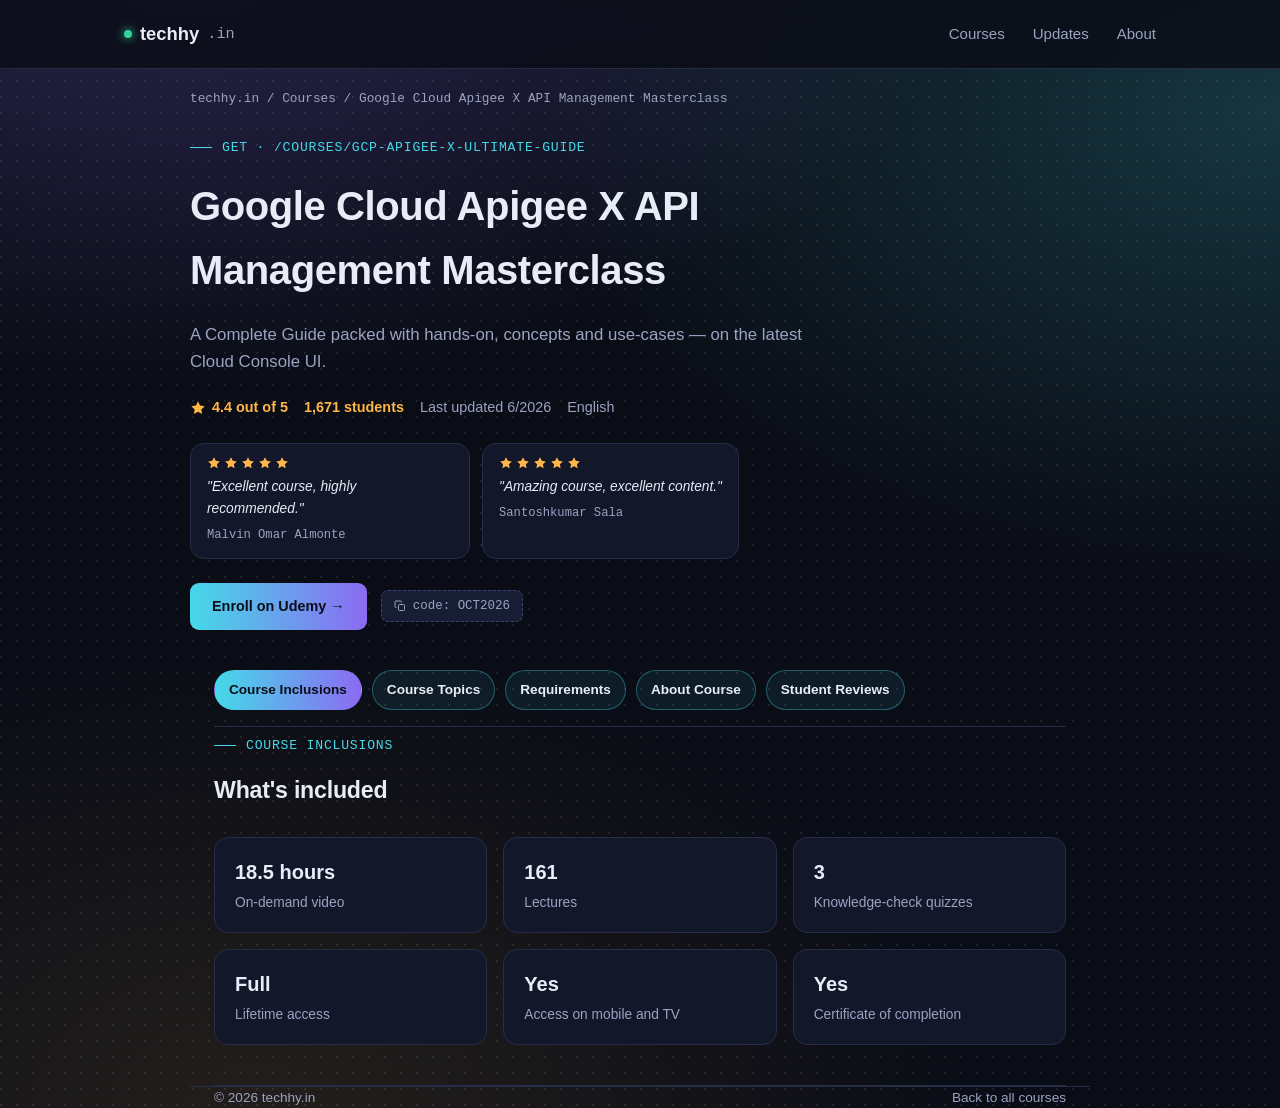
<file: courses/gcp-apigee-x-ultimate-guide/index.html>
<!DOCTYPE html>
<html lang="en">

<head>
  <meta charset="UTF-8">
  <meta name="viewport" content="width=device-width, initial-scale=1.0">
  <title>Google Cloud Apigee X API Management Masterclass — techhy.in</title>
  <meta name="description"
    content="A complete guide packed with hands-on labs, concepts and use-cases — built on the latest Cloud Console UI. 18.5 hours, 161 lectures.">
  <meta http-equiv="Content-Security-Policy"
    content="default-src 'self'; img-src 'self' data:; style-src 'self' 'unsafe-inline' https://fonts.googleapis.com; font-src https://fonts.gstatic.com; script-src 'self'; connect-src 'self' https://formspree.io; form-action 'self' https://formspree.io; frame-ancestors 'none'; base-uri 'self';">
  <link rel="preconnect" href="https://fonts.googleapis.com">
  <link rel="preconnect" href="https://fonts.gstatic.com" crossorigin>
  <link
    href="https://fonts.googleapis.com/css2?family=Space+Grotesk:wght@500;600;700&family=Inter:wght@400;500;600&family=JetBrains+Mono:wght@400;500;600&display=swap"
    rel="stylesheet">
  <link rel="stylesheet" href="../../assets/course.css">
</head>

<body>

  <header>
    <nav class="wrap">
      <a href="../../index.html#top" class="brand"><span class="dot"></span>techhy<span
          class="path-suffix">.in</span></a>
      <ul class="navlinks">
        <li><a href="../../index.html#courses">Courses</a></li>
        <li><a href="../../index.html#newsletter">Updates</a></li>
        <li><a href="../../index.html#about">About</a></li>
      </ul>
    </nav>
  </header>

  <div class="wrap breadcrumb">
    <a href="../../index.html">techhy.in</a> / <a href="../../index.html#courses">Courses</a> / Google Cloud Apigee X
    API Management Masterclass
  </div>

  <section class="course-hero wrap">
    <div class="eyebrow">GET · /courses/gcp-apigee-x-ultimate-guide</div>
    <h1>Google Cloud Apigee X API Management Masterclass</h1>
    <p class="headline">A Complete Guide packed with hands-on, concepts and use-cases — on the latest Cloud Console UI.
    </p>

    <div class="hero-meta">
      <span class="rating-badge">
        <svg viewBox="0 0 24 24">
          <path d="M12 2l3.09 6.26L22 9.27l-5 4.87 1.18 6.88L12 17.77l-6.18 3.25L7 14.14 2 9.27l6.91-1.01L12 2z" />
        </svg>
        4.4 out of 5
      </span>
      <span class="students-badge">1,671 students</span>
      <span>Last updated 6/2026</span>
      <span>English</span>
    </div>

    <div class="hero-reviews">
      <div class="hero-review-chip">
        <div class="review-stars">
          <svg viewBox="0 0 24 24">
            <path d="M12 2l3.09 6.26L22 9.27l-5 4.87 1.18 6.88L12 17.77l-6.18 3.25L7 14.14 2 9.27l6.91-1.01L12 2z" />
          </svg>
          <svg viewBox="0 0 24 24">
            <path d="M12 2l3.09 6.26L22 9.27l-5 4.87 1.18 6.88L12 17.77l-6.18 3.25L7 14.14 2 9.27l6.91-1.01L12 2z" />
          </svg>
          <svg viewBox="0 0 24 24">
            <path d="M12 2l3.09 6.26L22 9.27l-5 4.87 1.18 6.88L12 17.77l-6.18 3.25L7 14.14 2 9.27l6.91-1.01L12 2z" />
          </svg>
          <svg viewBox="0 0 24 24">
            <path d="M12 2l3.09 6.26L22 9.27l-5 4.87 1.18 6.88L12 17.77l-6.18 3.25L7 14.14 2 9.27l6.91-1.01L12 2z" />
          </svg>
          <svg viewBox="0 0 24 24">
            <path d="M12 2l3.09 6.26L22 9.27l-5 4.87 1.18 6.88L12 17.77l-6.18 3.25L7 14.14 2 9.27l6.91-1.01L12 2z" />
          </svg>
        </div>
        <p class="review-quote">"Excellent course, highly recommended."</p>
        <div class="review-author">Malvin Omar Almonte</div>
      </div>
      <div class="hero-review-chip">
        <div class="review-stars">
          <svg viewBox="0 0 24 24">
            <path d="M12 2l3.09 6.26L22 9.27l-5 4.87 1.18 6.88L12 17.77l-6.18 3.25L7 14.14 2 9.27l6.91-1.01L12 2z" />
          </svg>
          <svg viewBox="0 0 24 24">
            <path d="M12 2l3.09 6.26L22 9.27l-5 4.87 1.18 6.88L12 17.77l-6.18 3.25L7 14.14 2 9.27l6.91-1.01L12 2z" />
          </svg>
          <svg viewBox="0 0 24 24">
            <path d="M12 2l3.09 6.26L22 9.27l-5 4.87 1.18 6.88L12 17.77l-6.18 3.25L7 14.14 2 9.27l6.91-1.01L12 2z" />
          </svg>
          <svg viewBox="0 0 24 24">
            <path d="M12 2l3.09 6.26L22 9.27l-5 4.87 1.18 6.88L12 17.77l-6.18 3.25L7 14.14 2 9.27l6.91-1.01L12 2z" />
          </svg>
          <svg viewBox="0 0 24 24">
            <path d="M12 2l3.09 6.26L22 9.27l-5 4.87 1.18 6.88L12 17.77l-6.18 3.25L7 14.14 2 9.27l6.91-1.01L12 2z" />
          </svg>
        </div>
        <p class="review-quote">"Amazing course, excellent content."</p>
        <div class="review-author">Santoshkumar Sala</div>
      </div>
    </div>

    <div class="hero-cta">
      <a class="enroll-btn" href="https://www.udemy.com/course/gcp-apigee-x-ultimate-guide?couponCode=OCT2026"
        target="_blank" rel="noopener noreferrer">Enroll on Udemy →</a>
      <button class="coupon-btn" data-copy="OCT2026" type="button" aria-label="Copy coupon code OCT2026">
        <svg viewBox="0 0 24 24" fill="none" stroke="currentColor" stroke-width="2">
          <rect x="9" y="9" width="12" height="12" rx="2" />
          <path d="M5 15H4a2 2 0 0 1-2-2V4a2 2 0 0 1 2-2h9a2 2 0 0 1 2 2v1" />
        </svg>
        code: OCT2026
      </button>
    </div>
  </section>

  <nav class="quick-links" role="tablist" aria-label="Jump to section">
    <a href="#inclusions" id="tab-inclusions" role="tab" aria-selected="true" data-tab="inclusions">Course
      Inclusions</a>
    <a href="#content" id="tab-content" role="tab" aria-selected="false" data-tab="content">Course Topics</a>
    <a href="#requirements" id="tab-requirements" role="tab" aria-selected="false"
      data-tab="requirements">Requirements</a>
    <a href="#description" id="tab-description" role="tab" aria-selected="false" data-tab="description">About Course</a>
    <a href="#reviews" id="tab-reviews" role="tab" aria-selected="false" data-tab="reviews">Student Reviews</a>
  </nav>

  <div class="wrap">
    <hr class="section-divider">
  </div>

  <section class="wrap tab-panel" id="inclusions" role="tabpanel" aria-labelledby="tab-inclusions">
    <div class="section-head">
      <div class="eyebrow">course inclusions</div>
      <h2>What's included</h2>
    </div>
    <div class="inclusion-grid">
      <div class="inclusion-card">
        <div class="value">18.5 hours</div>
        <div class="label">On-demand video</div>
      </div>
      <div class="inclusion-card">
        <div class="value">161</div>
        <div class="label">Lectures</div>
      </div>
      <div class="inclusion-card">
        <div class="value">3</div>
        <div class="label">Knowledge-check quizzes</div>
      </div>
      <div class="inclusion-card">
        <div class="value">Full</div>
        <div class="label">Lifetime access</div>
      </div>
      <div class="inclusion-card">
        <div class="value">Yes</div>
        <div class="label">Access on mobile and TV</div>
      </div>
      <div class="inclusion-card">
        <div class="value">Yes</div>
        <div class="label">Certificate of completion</div>
      </div>
    </div>
  </section>

  <div class="wrap tab-divider">
    <hr class="section-divider">
  </div>

  <section class="wrap tab-panel" id="content" role="tabpanel" aria-labelledby="tab-content">
    <div class="section-head">
      <div class="eyebrow">course content</div>
      <h2>What you'll go through</h2>
    </div>
    <div class="curriculum-summary">13 sections · 161 lectures · 18.5 hours total length</div>

    <div class="curriculum-list">

      <details class="curriculum-section">
        <summary><span class="title">Introduction and Google Cloud Basics</span> <span class="meta">12 lectures ·
            44min</span></summary>
        <ul class="lecture-list">
          <li><span class="lecture-name">Course Introduction</span><span class="lecture-time">2:40</span></li>
          <li><span class="lecture-name">Navigate the course your way</span><span class="lecture-time">1:51</span></li>
          <li><span class="lecture-name">Download Course Material</span><span class="lecture-time">0:06</span></li>
          <li><span class="lecture-name">Google Cloud Essentials: Regions and Zones</span><span
              class="lecture-time">4:06</span></li>
          <li><span class="lecture-name">GCP Resource Hierarchy</span><span class="lecture-time">3:01</span></li>
          <li><span class="lecture-name">Cost Optimization</span><span class="lecture-time">5:48</span></li>
          <li><span class="lecture-name">GCP Free Trial Signup</span><span class="lecture-time">4:26</span></li>
          <li><span class="lecture-name">Set up Budget/Alerts</span><span class="lecture-time">8:45</span></li>
          <li><span class="lecture-name">Managing GCP Projects</span><span class="lecture-time">4:36</span></li>
          <li><span class="lecture-name">Do you want to help me?</span><span class="lecture-time">0:22</span></li>
          <li><span class="lecture-name">API Enablement in Google Cloud</span><span class="lecture-time">2:43</span>
          </li>
          <li><span class="lecture-name">Cloud Shell and gcloud basics</span><span class="lecture-time">5:17</span></li>
          <li><span class="lecture-name">Knowledge Check: GCP Basics</span><span class="lecture-time">Quiz</span></li>
        </ul>
      </details>

      <details class="curriculum-section">
        <summary><span class="title">API Fundamentals [Optional]</span> <span class="meta">15 lectures · 1hr 4min</span>
        </summary>
        <ul class="lecture-list">
          <li><span class="lecture-name">Definition and Analogy</span><span class="lecture-time">3:28</span></li>
          <li><span class="lecture-name">API Vs Web Service</span><span class="lecture-time">1:27</span></li>
          <li><span class="lecture-name">API Types</span><span class="lecture-time">5:13</span></li>
          <li><span class="lecture-name">API Examples</span><span class="lecture-time">2:05</span></li>
          <li><span class="lecture-name">Postman Demo and API Terminology</span><span class="lecture-time">8:32</span>
          </li>
          <li><span class="lecture-name">HTTP Methods and Idempotence</span><span class="lecture-time">9:08</span></li>
          <li><span class="lecture-name">HTTP Method Comparison</span><span class="lecture-time">1:33</span></li>
          <li><span class="lecture-name">HTTP Status Codes</span><span class="lecture-time">2:37</span></li>
          <li><span class="lecture-name">Understanding REST</span><span class="lecture-time">5:08</span></li>
          <li><span class="lecture-name">Design-first Approach to API Development</span><span
              class="lecture-time">2:58</span></li>
          <li><span class="lecture-name">Explore OpenAPI Specification format</span><span
              class="lecture-time">9:50</span></li>
          <li><span class="lecture-name">Generate Google Maps API Key</span><span class="lecture-time">2:08</span></li>
          <li><span class="lecture-name">Exploring Google Maps API</span><span class="lecture-time">7:55</span></li>
          <li><span class="lecture-name">API Lifecycle and Benefits</span><span class="lecture-time">1:38</span></li>
          <li><span class="lecture-name">Section Summary</span><span class="lecture-time">0:43</span></li>
          <li><span class="lecture-name">Knowledge Check: API Basics</span><span class="lecture-time">Quiz</span></li>
        </ul>
      </details>

      <details class="curriculum-section">
        <summary><span class="title">Apigee Basics: Provisioning, Flows, Variables, Policies, Target Servers</span>
          <span class="meta">22 lectures · 2hr 15min</span></summary>
        <ul class="lecture-list">
          <li><span class="lecture-name">Apigee Introduction</span><span class="lecture-time">6:15</span></li>
          <li><span class="lecture-name">Need of API Management & Apigee Org</span><span
              class="lecture-time">5:28</span></li>
          <li><span class="lecture-name">Provision Apigee Eval Org</span><span class="lecture-time">11:25</span></li>
          <li><span class="lecture-name">EVAL Architecture and Walkthrough</span><span class="lecture-time">10:49</span>
          </li>
          <li><span class="lecture-name">Cloud Console Vs Classic UI</span><span class="lecture-time">1:45</span></li>
          <li><span class="lecture-name">Explore and test hello-world proxy</span><span class="lecture-time">4:06</span>
          </li>
          <li><span class="lecture-name">Update target URL and test with CURL</span><span
              class="lecture-time">6:15</span></li>
          <li><span class="lecture-name">Introduction to Apigee Flows and Policies</span><span
              class="lecture-time">5:23</span></li>
          <li><span class="lecture-name">Create Conditional Flow and Attach Policy</span><span
              class="lecture-time">6:52</span></li>
          <li><span class="lecture-name">Introduction to Flow Variables</span><span class="lecture-time">4:59</span>
          </li>
          <li><span class="lecture-name">Create your first Proxy - HTTPBin</span><span class="lecture-time">3:13</span>
          </li>
          <li><span class="lecture-name">ExtractVariables Policy using No-Target Proxy</span><span
              class="lecture-time">11:14</span></li>
          <li><span class="lecture-name">Introduction to Tracing/Debugging</span><span class="lecture-time">8:28</span>
          </li>
          <li><span class="lecture-name">Offline Debugging</span><span class="lecture-time">1:31</span></li>
          <li><span class="lecture-name">AssignMessage Policy to Compose Response</span><span
              class="lecture-time">11:17</span></li>
          <li><span class="lecture-name">Standard Vs Extensible Proxy</span><span class="lecture-time">3:46</span></li>
          <li><span class="lecture-name">Environment Types and Apigee Pricing</span><span
              class="lecture-time">4:33</span></li>
          <li><span class="lecture-name">How to change Environment Type</span><span class="lecture-time">1:50</span>
          </li>
          <li><span class="lecture-name">LoadBalancer & Target Server Config: Google Map Proxy</span><span
              class="lecture-time">8:01</span></li>
          <li><span class="lecture-name">URI Rewrite Mechanism: Google Map Proxy</span><span
              class="lecture-time">7:03</span></li>
          <li><span class="lecture-name">Restrict Endpoints with RaiseFault: Google Map Proxy</span><span
              class="lecture-time">6:38</span></li>
          <li><span class="lecture-name">Export, Import and Duplicate Proxies</span><span
              class="lecture-time">4:04</span></li>
          <li><span class="lecture-name">Knowledge Check: Apigee Basics</span><span class="lecture-time">Quiz</span>
          </li>
        </ul>
      </details>

      <details class="curriculum-section">
        <summary><span class="title">Products, Apps, Shared Flows, Flow Hooks, Route Rules, Fault Handling</span> <span
            class="meta">12 lectures · 1hr 33min</span></summary>
        <ul class="lecture-list">
          <li><span class="lecture-name">Import Petstore API using OpenAPI Spec</span><span
              class="lecture-time">5:24</span></li>
          <li><span class="lecture-name">Key Authentication with VerifyAPIKey Policy</span><span
              class="lecture-time">5:12</span></li>
          <li><span class="lecture-name">Products, Developers, Apps</span><span class="lecture-time">8:04</span></li>
          <li><span class="lecture-name">Bundle Products, Approve/Revoke Credentials</span><span
              class="lecture-time">7:18</span></li>
          <li><span class="lecture-name">Implement SpikeArrest Policy</span><span class="lecture-time">4:52</span></li>
          <li><span class="lecture-name">Implement Dynamic Quota</span><span class="lecture-time">9:02</span></li>
          <li><span class="lecture-name">Policy Reusability: Shared Flows and FlowCallOut Policy</span><span
              class="lecture-time">8:59</span></li>
          <li><span class="lecture-name">Flow Hooks for Global Policies</span><span class="lecture-time">8:30</span>
          </li>
          <li><span class="lecture-name">Create Mock Server with Postman</span><span class="lecture-time">7:18</span>
          </li>
          <li><span class="lecture-name">Mocking Technique: Use Route Rules and Multiple Targets</span><span
              class="lecture-time">10:13</span></li>
          <li><span class="lecture-name">Fault Handling Essentials</span><span class="lecture-time">8:38</span></li>
          <li><span class="lecture-name">Implement Fault Handling</span><span class="lecture-time">9:28</span></li>
        </ul>
      </details>

      <details class="curriculum-section">
        <summary><span class="title">IAM, Service Account, Data Persistence, Service Callout, JavaScript</span> <span
            class="meta">19 lectures · 2hr 5min</span></summary>
        <ul class="lecture-list">
          <li><span class="lecture-name">Create Cloud Run Functions</span><span class="lecture-time">8:55</span></li>
          <li><span class="lecture-name">IAM, Service Accounts and Google ID Token</span><span
              class="lecture-time">8:33</span></li>
          <li><span class="lecture-name">Import IAM-secured Cloud Function in Apigee</span><span
              class="lecture-time">5:32</span></li>
          <li><span class="lecture-name">Persistency and Response Cache Design</span><span
              class="lecture-time">4:03</span></li>
          <li><span class="lecture-name">Response Cache Implementation</span><span class="lecture-time">9:03</span></li>
          <li><span class="lecture-name">Cache Resource, Scopes and Prefix Concepts</span><span
              class="lecture-time">2:39</span></li>
          <li><span class="lecture-name">Download Apigee API Collection</span><span class="lecture-time">0:15</span>
          </li>
          <li><span class="lecture-name">Working with Apigee API and gcloud</span><span class="lecture-time">7:54</span>
          </li>
          <li><span class="lecture-name">Creating KVM (Key Value Map) Records</span><span
              class="lecture-time">4:59</span></li>
          <li><span class="lecture-name">KeyValueMapOperations Policy and Private Variables</span><span
              class="lecture-time">6:59</span></li>
          <li><span class="lecture-name">Property Sets for Dynamic URI Rewrite</span><span
              class="lecture-time">9:11</span></li>
          <li><span class="lecture-name">Design new endpoint using Service Callout</span><span
              class="lecture-time">2:03</span></li>
          <li><span class="lecture-name">Service Callout: HTTPTarget</span><span class="lecture-time">8:25</span></li>
          <li><span class="lecture-name">Service Callout: Path Chaining</span><span class="lecture-time">6:30</span>
          </li>
          <li><span class="lecture-name">Service Callout: Proxy Chaining</span><span class="lecture-time">4:35</span>
          </li>
          <li><span class="lecture-name">Design for PopulateCache and LookupCache</span><span
              class="lecture-time">2:38</span></li>
          <li><span class="lecture-name">Implement PopulateCache and LookupCache</span><span
              class="lecture-time">10:59</span></li>
          <li><span class="lecture-name">Invalidate Cache</span><span class="lecture-time">8:13</span></li>
          <li><span class="lecture-name">Response mashup using JavaScript Policy</span><span
              class="lecture-time">14:00</span></li>
        </ul>
      </details>

      <details class="curriculum-section">
        <summary><span class="title">App Integration Service, SOAP, GraphQL, Cross-project Function Target</span> <span
            class="meta">8 lectures · 1hr 33min</span></summary>
        <ul class="lecture-list">
          <li><span class="lecture-name">Application Integration with API Trigger</span><span
              class="lecture-time">14:18</span></li>
          <li><span class="lecture-name">API Proxy with Integration Target</span><span class="lecture-time">13:22</span>
          </li>
          <li><span class="lecture-name">SOAP Essentials with CountryInfoService [Fast-track]</span><span
              class="lecture-time">12:58</span></li>
          <li><span class="lecture-name">SOAP Proxy with Message Validation Policy</span><span
              class="lecture-time">12:18</span></li>
          <li><span class="lecture-name">REST Facade on SOAP Target</span><span class="lecture-time">13:00</span></li>
          <li><span class="lecture-name">GraphQL Essentials with SpaceX API [Fast-track]</span><span
              class="lecture-time">13:28</span></li>
          <li><span class="lecture-name">GraphQL Proxy with Schema Validation</span><span
              class="lecture-time">8:27</span></li>
          <li><span class="lecture-name">Cross-project Function call with Apigee</span><span
              class="lecture-time">5:37</span></li>
        </ul>
      </details>

      <details class="curriculum-section">
        <summary><span class="title">Integrated Developer Portal</span> <span class="meta">12 lectures · 1hr
            46min</span></summary>
        <ul class="lecture-list">
          <li><span class="lecture-name">Create, Customize and Publish Integrated Portal in minutes</span><span
              class="lecture-time">13:17</span></li>
          <li><span class="lecture-name">API Catalog, Visibility, and Self-Service Sign-up/Sign-In</span><span
              class="lecture-time">7:23</span></li>
          <li><span class="lecture-name">Register Apps and Add REST API Documentation on Portal</span><span
              class="lecture-time">11:45</span></li>
          <li><span class="lecture-name">Understand CORS and Pre-flight requests</span><span
              class="lecture-time">5:40</span></li>
          <li><span class="lecture-name">Add CORS Policy and Test APIs from Portal</span><span
              class="lecture-time">8:37</span></li>
          <li><span class="lecture-name">Publish GraphQL API on Portal</span><span class="lecture-time">6:42</span></li>
          <li><span class="lecture-name">Teams and Audience for Portal Access Control</span><span
              class="lecture-time">8:17</span></li>
          <li><span class="lecture-name">Restrict Signups by domain, Customize auto-generated emails</span><span
              class="lecture-time">4:42</span></li>
          <li><span class="lecture-name">Custom Domain for Portal (Part-I): Design</span><span
              class="lecture-time">3:08</span></li>
          <li><span class="lecture-name">Custom Domain for Portal (Part-II): Implementation</span><span
              class="lecture-time">11:46</span></li>
          <li><span class="lecture-name">SSO for Portal (Part-I): Understand SAML Flow</span><span
              class="lecture-time">6:37</span></li>
          <li><span class="lecture-name">SSO for Portal (Part-II): SAML Implementation</span><span
              class="lecture-time">18:17</span></li>
        </ul>
      </details>

      <details class="curriculum-section">
        <summary><span class="title">API Authentication and Security</span> <span class="meta">11 lectures · 1hr
            52min</span></summary>
        <ul class="lecture-list">
          <li><span class="lecture-name">API Security Overview</span><span class="lecture-time">2:38</span></li>
          <li><span class="lecture-name">Basic Authentication (for Proxy and Backend)</span><span
              class="lecture-time">16:14</span></li>
          <li><span class="lecture-name">Understand OAuth2 Flow</span><span class="lecture-time">6:59</span></li>
          <li><span class="lecture-name">Download OAuth2 Collection for Reference</span><span
              class="lecture-time">0:09</span></li>
          <li><span class="lecture-name">Create and Test Proxy-based OAuth2 Server</span><span
              class="lecture-time">14:51</span></li>
          <li><span class="lecture-name">Verify Access Token on Resource Proxy</span><span
              class="lecture-time">17:19</span></li>
          <li><span class="lecture-name">Okta OAuth2 setup and VerifyJWT Policy</span><span
              class="lecture-time">11:54</span></li>
          <li><span class="lecture-name">Test Okta OAuth2 Integration and understand JWTs</span><span
              class="lecture-time">14:17</span></li>
          <li><span class="lecture-name">IP Filtering and REGEX Security</span><span class="lecture-time">9:44</span>
          </li>
          <li><span class="lecture-name">JSON and XML Threat Protection Policies</span><span
              class="lecture-time">6:17</span></li>
          <li><span class="lecture-name">Debug Masks</span><span class="lecture-time">11:47</span></li>
        </ul>
      </details>

      <details class="curriculum-section">
        <summary><span class="title">Administration, SSL/TLS and Audit Logs</span> <span class="meta">12 lectures · 1hr
            16min</span></summary>
        <ul class="lecture-list">
          <li><span class="lecture-name">A note on New Apigee Org</span><span class="lecture-time">0:32</span></li>
          <li><span class="lecture-name">IAM Principals, Roles and Permissions</span><span
              class="lecture-time">2:50</span></li>
          <li><span class="lecture-name">Predefined Apigee Roles, Custom Roles</span><span
              class="lecture-time">8:47</span></li>
          <li><span class="lecture-name">TLS Simplified</span><span class="lecture-time">10:44</span></li>
          <li><span class="lecture-name">Configure Truststore and Reference</span><span class="lecture-time">9:27</span>
          </li>
          <li><span class="lecture-name">Enforce TLS for Target Connections</span><span class="lecture-time">9:00</span>
          </li>
          <li><span class="lecture-name">Scaling, High Availability and Backups</span><span
              class="lecture-time">5:11</span></li>
          <li><span class="lecture-name">Runtime Instance Configurations</span><span class="lecture-time">5:06</span>
          </li>
          <li><span class="lecture-name">Apigee Releases</span><span class="lecture-time">3:34</span></li>
          <li><span class="lecture-name">Environment, Env Group and Organization Hierarchy</span><span
              class="lecture-time">5:13</span></li>
          <li><span class="lecture-name">Create and test new Apigee Environment</span><span
              class="lecture-time">6:52</span></li>
          <li><span class="lecture-name">Query Audit Logs</span><span class="lecture-time">8:50</span></li>
        </ul>
      </details>

      <details class="curriculum-section">
        <summary><span class="title">Networking and Architecture</span> <span class="meta">12 lectures · 1hr
            44min</span></summary>
        <ul class="lecture-list">
          <li><span class="lecture-name">Networking Pre-requisites</span><span class="lecture-time">0:39</span></li>
          <li><span class="lecture-name">Internal Network Connection using Private Domain</span><span
              class="lecture-time">8:16</span></li>
          <li><span class="lecture-name">Restrict External calls to APIs</span><span class="lecture-time">7:23</span>
          </li>
          <li><span class="lecture-name">Private Service Connect (PSC) for Northbound</span><span
              class="lecture-time">18:15</span></li>
          <li><span class="lecture-name">PSC Southbound: Service Attachment</span><span
              class="lecture-time">10:31</span></li>
          <li><span class="lecture-name">PSC Southbound: Endpoint Attachment</span><span
              class="lecture-time">6:13</span></li>
          <li><span class="lecture-name">Shared VPC and VPC Peering</span><span class="lecture-time">9:05</span></li>
          <li><span class="lecture-name">Custom Domain for API Access from Internet</span><span
              class="lecture-time">7:49</span></li>
          <li><span class="lecture-name">Provision Apigee X Pay-as-you-go</span><span class="lecture-time">14:12</span>
          </li>
          <li><span class="lecture-name">PAYG Architecture and Walkthrough</span><span class="lecture-time">6:39</span>
          </li>
          <li><span class="lecture-name">Expand PAYG Apigee to new regions</span><span class="lecture-time">12:58</span>
          </li>
          <li><span class="lecture-name">PAYG Cleanup - Disable and Delete the Project</span><span
              class="lecture-time">2:11</span></li>
        </ul>
      </details>

    </div>
    <p class="curriculum-more">+ 3 more sections (26 more lectures) — <a
        href="https://www.udemy.com/course/gcp-apigee-x-ultimate-guide?couponCode=OCT2026" target="_blank"
        rel="noopener noreferrer">see the full curriculum on Udemy</a></p>
  </section>

  <div class="wrap tab-divider">
    <hr class="section-divider">
  </div>

  <section class="wrap tab-panel" id="requirements" role="tabpanel" aria-labelledby="tab-requirements">
    <div class="section-head">
      <div class="eyebrow">requirements</div>
      <h2>What you need before starting</h2>
    </div>
    <ul class="plain-list">
      <li>Basic IT background is recommended, but API/GCP/Cloud experience is not needed</li>
      <li>This is a low-code cloud service, so coding experience is not required</li>
    </ul>
  </section>

  <div class="wrap tab-divider">
    <hr class="section-divider">
  </div>

  <section class="wrap tab-panel" id="description" role="tabpanel" aria-labelledby="tab-description">
    <div class="section-head">
      <div class="eyebrow">description</div>
      <h2>About this course</h2>
    </div>
    <div class="desc-content">
      <p><strong>Note that this course doesn't require any prior experience on APIs or Google Cloud Platform (GCP).
          Necessary Cloud and API basics are covered in the course. Learn the market-leading API Management service,
          Apigee X, with this HANDS-ON DRIVEN course.</strong></p>
      <p>Apigee X is one of the most popular <strong>fully-managed cloud-native services</strong> for implementing API
        Gateway on HTTP services and managing the complete lifecycle for APIs. It is hosted on Google Cloud Platform,
        one of the fastest growing major cloud providers.</p>
      <p>This course offers a holistic learning journey for anyone wanting to explore the numerous enterprise-grade
        solutions offered by this feature-packed cloud service.</p>
      <p><strong>New to GCP, Cloud or APIs? No worries.</strong></p>
      <ul>
        <li>Suitable for everyone — beginners &amp; experienced</li>
        <li>Covers the necessary Cloud and API fundamentals in initial dedicated sections</li>
        <li>Explore Apigee X essential concepts and features, then organically dive into advanced features and
          implementations with subsequent sections</li>
      </ul>
      <p><strong>Familiar with GCP and/or APIs but not with API Management? Somewhat familiar with API Management? GOOD
          — now go from Beginner/Intermediate to EXPERT!</strong></p>
      <ul>
        <li>Explore with me why we even need API Management and how smart solutions can be built around APIs using
          Apigee X</li>
        <li>Use the latest Cloud Console UI for all hands-on — helpful for existing Apigee developers who want to learn
          the new UI and features</li>
      </ul>
      <p><strong>You'll learn GCP and Apigee essentials very quickly, but in the second half of the course you'll also
          learn many crucial concepts and Cloud solutions useful for most IT areas:</strong></p>
      <ul>
        <li>Service Accounts, IAM, OAuth2 Flows (SSO), CORS, Okta (third-party IdP) for API security and access controls
        </li>
        <li>Cloud Run Functions &amp; Application Integration Service basics to make them backend APIs on Apigee</li>
        <li>REST, SOAP and GraphQL basics along with their implementation on Apigee X</li>
        <li>TLS/SSL flow, and implementing it on the Apigee X Trust Store</li>
        <li>Networking architectures using Google Cloud VPCs, Private Service Connect (PSC), Network Peering, Network
          Endpoint Groups and GCP Load Balancers</li>
        <li>Apigee REST API for operations like Debug Masking, Key-Value Maps, Runtime Instance configs</li>
        <li>Custom Domain and SAML SSO configuration for the Developer Portal</li>
        <li>Local Proxy Development using the Cloud Code Extension in Visual Studio Code</li>
        <li>Cloud Logging and Monitoring features for API Observability</li>
      </ul>
      <p>I am confident that this practical guide would help tremendously whether your goal is just up-skilling yourself
        or actively implementing the service in your own organization. Happy Learning!!</p>

      <div class="who-for">
        <h3>Who this course is for</h3>
        <ul>
          <li>IT beginners or experienced developers who want to learn all about APIs</li>
          <li>Software Engineers, Integration Consultants, Technical Leads, Cloud Developers</li>
          <li>Solutions Architects or Enterprise Architects</li>
          <li>Anyone who wants to gain hands-on confidence or broaden their technical skills</li>
        </ul>
      </div>
    </div>
  </section>

  <div class="wrap tab-divider">
    <hr class="section-divider">
  </div>

  <section class="wrap tab-panel" id="reviews" role="tabpanel" aria-labelledby="tab-reviews">
    <div class="section-head">
      <div class="eyebrow">student reviews</div>
      <h2>What students are saying</h2>
      <p>A snapshot from 246 ratings (4.4 average) on Udemy.</p>
    </div>
    <div class="review-grid">
      <div class="review-card">
        <div class="review-stars">
          <svg viewBox="0 0 24 24">
            <path d="M12 2l3.09 6.26L22 9.27l-5 4.87 1.18 6.88L12 17.77l-6.18 3.25L7 14.14 2 9.27l6.91-1.01L12 2z" />
          </svg>
          <svg viewBox="0 0 24 24">
            <path d="M12 2l3.09 6.26L22 9.27l-5 4.87 1.18 6.88L12 17.77l-6.18 3.25L7 14.14 2 9.27l6.91-1.01L12 2z" />
          </svg>
          <svg viewBox="0 0 24 24">
            <path d="M12 2l3.09 6.26L22 9.27l-5 4.87 1.18 6.88L12 17.77l-6.18 3.25L7 14.14 2 9.27l6.91-1.01L12 2z" />
          </svg>
          <svg viewBox="0 0 24 24">
            <path d="M12 2l3.09 6.26L22 9.27l-5 4.87 1.18 6.88L12 17.77l-6.18 3.25L7 14.14 2 9.27l6.91-1.01L12 2z" />
          </svg>
          <svg viewBox="0 0 24 24">
            <path d="M12 2l3.09 6.26L22 9.27l-5 4.87 1.18 6.88L12 17.77l-6.18 3.25L7 14.14 2 9.27l6.91-1.01L12 2z" />
          </svg>
        </div>
        <p class="review-quote">"Excellent presentation. I'm new to APIs in general. Happy with the material and depth."
        </p>
        <div class="review-author">Aaron McKenzie · Udemy student</div>
      </div>
      <div class="review-card">
        <div class="review-stars">
          <svg viewBox="0 0 24 24">
            <path d="M12 2l3.09 6.26L22 9.27l-5 4.87 1.18 6.88L12 17.77l-6.18 3.25L7 14.14 2 9.27l6.91-1.01L12 2z" />
          </svg>
          <svg viewBox="0 0 24 24">
            <path d="M12 2l3.09 6.26L22 9.27l-5 4.87 1.18 6.88L12 17.77l-6.18 3.25L7 14.14 2 9.27l6.91-1.01L12 2z" />
          </svg>
          <svg viewBox="0 0 24 24">
            <path d="M12 2l3.09 6.26L22 9.27l-5 4.87 1.18 6.88L12 17.77l-6.18 3.25L7 14.14 2 9.27l6.91-1.01L12 2z" />
          </svg>
          <svg viewBox="0 0 24 24">
            <path d="M12 2l3.09 6.26L22 9.27l-5 4.87 1.18 6.88L12 17.77l-6.18 3.25L7 14.14 2 9.27l6.91-1.01L12 2z" />
          </svg>
          <svg viewBox="0 0 24 24">
            <path d="M12 2l3.09 6.26L22 9.27l-5 4.87 1.18 6.88L12 17.77l-6.18 3.25L7 14.14 2 9.27l6.91-1.01L12 2z" />
          </svg>
        </div>
        <p class="review-quote">"Excellent course with hands-on learning."</p>
        <div class="review-author">Jangati Venkat Himalay · Udemy student</div>
      </div>
      <div class="review-card">
        <div class="review-stars">
          <svg viewBox="0 0 24 24">
            <path d="M12 2l3.09 6.26L22 9.27l-5 4.87 1.18 6.88L12 17.77l-6.18 3.25L7 14.14 2 9.27l6.91-1.01L12 2z" />
          </svg>
          <svg viewBox="0 0 24 24">
            <path d="M12 2l3.09 6.26L22 9.27l-5 4.87 1.18 6.88L12 17.77l-6.18 3.25L7 14.14 2 9.27l6.91-1.01L12 2z" />
          </svg>
          <svg viewBox="0 0 24 24">
            <path d="M12 2l3.09 6.26L22 9.27l-5 4.87 1.18 6.88L12 17.77l-6.18 3.25L7 14.14 2 9.27l6.91-1.01L12 2z" />
          </svg>
          <svg viewBox="0 0 24 24">
            <path d="M12 2l3.09 6.26L22 9.27l-5 4.87 1.18 6.88L12 17.77l-6.18 3.25L7 14.14 2 9.27l6.91-1.01L12 2z" />
          </svg>
          <svg viewBox="0 0 24 24">
            <path d="M12 2l3.09 6.26L22 9.27l-5 4.87 1.18 6.88L12 17.77l-6.18 3.25L7 14.14 2 9.27l6.91-1.01L12 2z" />
          </svg>
        </div>
        <p class="review-quote">"Esta sendo bem detalhado, como eu esperava." <em>(Translated: It's been very detailed,
            just as I expected.)</em></p>
        <div class="review-author">Guilherme Matos · Udemy student</div>
      </div>
    </div>
  </section>

  <div class="wrap footer-spacer-wrap">
    <hr class="footer-spacer">
  </div>

  <footer class="wrap">
    <span>© <span id="year"></span> techhy.in</span>
    <span><a href="../../index.html">Back to all courses</a></span>
  </footer>

  <script src="../../assets/main.js" defer></script>

</body>

</html>
</file>
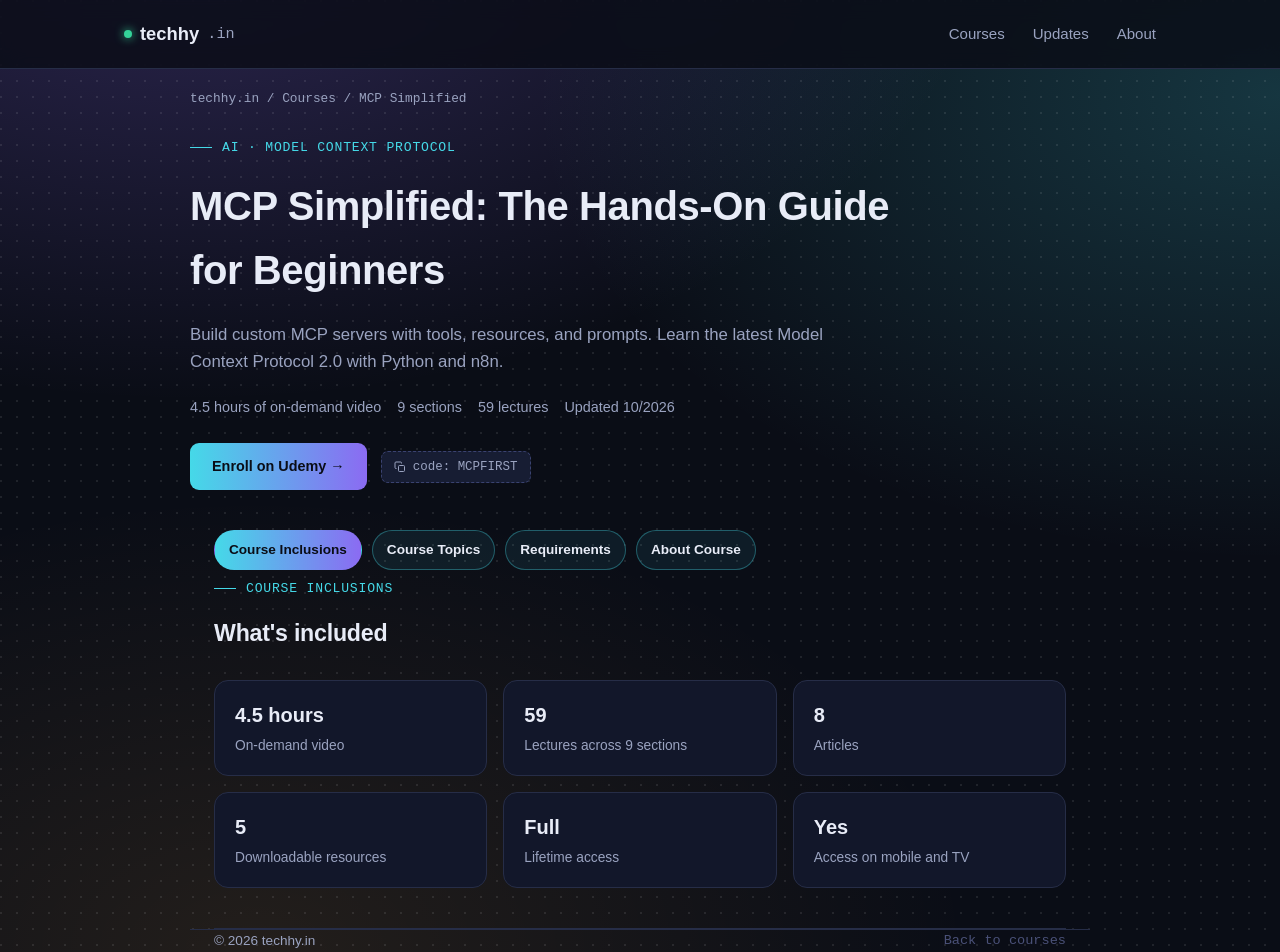
<file: courses/mcp-simplified-the-hands-on-guide/index.html>
<!DOCTYPE html>
<html lang="en">

<head>
    <meta charset="UTF-8">
    <meta name="viewport" content="width=device-width, initial-scale=1.0">
    <title>MCP Simplified: The Hands-On Guide for Beginners — techhy.in</title>
    <meta name="description"
        content="Build custom MCP servers with tools, resources and prompts using Python and n8n. Explore MCP 2.0, clients and authorization flows through hands-on examples.">
    <meta http-equiv="Content-Security-Policy"
        content="default-src 'self'; img-src 'self' data:; style-src 'self' 'unsafe-inline' https://fonts.googleapis.com; font-src https://fonts.gstatic.com; script-src 'self'; connect-src 'self' https://formspree.io; form-action 'self' https://formspree.io; frame-ancestors 'none'; base-uri 'self';">
    <link rel="preconnect" href="https://fonts.googleapis.com">
    <link rel="preconnect" href="https://fonts.gstatic.com" crossorigin>
    <link
        href="https://fonts.googleapis.com/css2?family=Space+Grotesk:wght@500;600;700&family=Inter:wght@400;500;600&family=JetBrains+Mono:wght@400;500;600&display=swap"
        rel="stylesheet">
    <link rel="stylesheet" href="../../assets/course.css">
</head>

<body>
    <header>
        <nav class="wrap">
            <a href="../../index.html#top" class="brand"><span class="dot"></span>techhy<span
                    class="path-suffix">.in</span></a>
            <ul class="navlinks">
                <li><a href="../../index.html#courses">Courses</a></li>
                <li><a href="../../index.html#newsletter">Updates</a></li>
                <li><a href="../../index.html#about">About</a></li>
            </ul>
        </nav>
    </header>

    <div class="wrap breadcrumb">
        <a href="../../index.html">techhy.in</a> / <a href="../../index.html#courses">Courses</a> / MCP Simplified
    </div>

    <section class="course-hero wrap">
        <div class="eyebrow">AI · Model Context Protocol</div>
        <h1>MCP Simplified: The Hands-On Guide for Beginners</h1>
        <p class="headline">Build custom MCP servers with tools, resources, and prompts. Learn the latest Model Context
            Protocol 2.0 with Python and n8n.</p>
        <div class="hero-meta">
            <span>4.5 hours of on-demand video</span>
            <span>9 sections</span>
            <span>59 lectures</span>
            <span>Updated 10/2026</span>
        </div>
        <div class="hero-cta">
            <a class="enroll-btn"
                href="https://www.udemy.com/course/mcp-simplified-the-hands-on-guide/?referralCode=1FAA412F55D0B86C6F67&amp;couponCode=MCPFIRST"
                target="_blank" rel="noopener noreferrer">Enroll on Udemy →</a>
            <button class="coupon-btn" data-copy="MCPFIRST" type="button" aria-label="Copy coupon code MCPFIRST">
                <svg viewBox="0 0 24 24" fill="none" stroke="currentColor" stroke-width="2">
                    <rect x="9" y="9" width="12" height="12" rx="2" />
                    <path d="M5 15H4a2 2 0 0 1-2-2V4a2 2 0 0 1 2-2h9a2 2 0 0 1 2 2v1" />
                </svg>
                code: MCPFIRST
            </button>
        </div>
    </section>

    <nav class="quick-links" role="tablist" aria-label="Jump to section">
        <a href="#inclusions" id="tab-inclusions" role="tab" aria-selected="true" data-tab="inclusions">Course
            Inclusions</a>
        <a href="#content" id="tab-content" role="tab" aria-selected="false" data-tab="content">Course Topics</a>
        <a href="#requirements" id="tab-requirements" role="tab" aria-selected="false"
            data-tab="requirements">Requirements</a>
        <a href="#description" id="tab-description" role="tab" aria-selected="false" data-tab="description">About
            Course</a>
    </nav>

    <div class="wrap tab-divider">
        <hr class="section-divider">
    </div>

    <section class="wrap tab-panel" id="inclusions" role="tabpanel" aria-labelledby="tab-inclusions">
        <div class="section-head">
            <div class="eyebrow">course inclusions</div>
            <h2>What's included</h2>
        </div>
        <div class="inclusion-grid">
            <div class="inclusion-card">
                <div class="value">4.5 hours</div>
                <div class="label">On-demand video</div>
            </div>
            <div class="inclusion-card">
                <div class="value">59</div>
                <div class="label">Lectures across 9 sections</div>
            </div>
            <div class="inclusion-card">
                <div class="value">8</div>
                <div class="label">Articles</div>
            </div>
            <div class="inclusion-card">
                <div class="value">5</div>
                <div class="label">Downloadable resources</div>
            </div>
            <div class="inclusion-card">
                <div class="value">Full</div>
                <div class="label">Lifetime access</div>
            </div>
            <div class="inclusion-card">
                <div class="value">Yes</div>
                <div class="label">Access on mobile and TV</div>
            </div>
        </div>
    </section>

    <div class="wrap tab-divider">
        <hr class="section-divider">
    </div>

    <section class="wrap tab-panel" id="content" role="tabpanel" aria-labelledby="tab-content">
        <div class="section-head">
            <div class="eyebrow">course content</div>
            <h2>What you'll go through</h2>
        </div>
        <div class="curriculum-summary">9 sections · 59 lectures · 4hr 24min total length</div>
        <div class="curriculum-list">
            <details class="curriculum-section">
                <summary><span class="title">Introduction</span><span class="meta">6 lectures · 28min</span></summary>
                <ul class="lecture-list">
                    <li><span class="lecture-name">Course orientation, MCP in action, and prerequisite setup</span></li>
                </ul>
            </details>
            <details class="curriculum-section">
                <summary><span class="title">API Essentials [Optional Refresher]</span><span class="meta">5 lectures ·
                        25min</span></summary>
                <ul class="lecture-list">
                    <li><span class="lecture-name">Review API concepts before building MCP integrations</span></li>
                </ul>
            </details>
            <details class="curriculum-section">
                <summary><span class="title">MCP Essentials</span><span class="meta">9 lectures · 44min</span></summary>
                <ul class="lecture-list">
                    <li><span class="lecture-name">MCP purpose, architecture, and how MCP servers connect to AI
                            applications</span></li>
                </ul>
            </details>
            <details class="curriculum-section">
                <summary><span class="title">Build MCP Server: Account Manager</span><span class="meta">10 lectures ·
                        44min</span></summary>
                <ul class="lecture-list">
                    <li><span class="lecture-name">Build and test an Account Manager MCP server with Python tools</span>
                    </li>
                </ul>
            </details>
            <details class="curriculum-section">
                <summary><span class="title">Build Resources, Prompts, and Remote MCP</span><span class="meta">11
                        lectures ·
                        47min</span></summary>
                <ul class="lecture-list">
                    <li><span class="lecture-name">Create MCP resources and prompts, then explore remote MCP
                            connections</span></li>
                </ul>
            </details>
            <details class="curriculum-section">
                <summary><span class="title">JSON-RPC, Legacy Vs Modern MCP [MCP 2.0]</span><span class="meta">5
                        lectures ·
                        20min</span></summary>
                <ul class="lecture-list">
                    <li><span class="lecture-name">Compare legacy and modern MCP protocol flows and JSON-RPC</span></li>
                </ul>
            </details>
            <details class="curriculum-section">
                <summary><span class="title">Understanding MCP Authorization Flows</span><span class="meta">4 lectures ·
                        14min</span></summary>
                <ul class="lecture-list">
                    <li><span class="lecture-name">Explore OAuth2 authorization, Dynamic Client Registration, and
                            CIMD</span></li>
                </ul>
            </details>
            <details class="curriculum-section">
                <summary><span class="title">No-code MCP Development (with n8n)</span><span class="meta">8 lectures ·
                        41min</span></summary>
                <ul class="lecture-list">
                    <li><span class="lecture-name">Build an OAuth2-protected MCP workflow with n8n</span></li>
                </ul>
            </details>
            <details class="curriculum-section">
                <summary><span class="title">Congratulations!</span><span class="meta">1 lecture · 1min</span></summary>
                <ul class="lecture-list">
                    <li><span class="lecture-name">Course wrap-up</span></li>
                </ul>
            </details>
        </div>
        <p class="curriculum-more"><a
                href="https://www.udemy.com/course/mcp-simplified-the-hands-on-guide/?referralCode=1FAA412F55D0B86C6F67&amp;couponCode=MCPFIRST"
                target="_blank" rel="noopener noreferrer">See the full curriculum on Udemy</a></p>
    </section>

    <div class="wrap tab-divider">
        <hr class="section-divider">
    </div>

    <section class="wrap tab-panel" id="requirements" role="tabpanel" aria-labelledby="tab-requirements">
        <div class="section-head">
            <div class="eyebrow">requirements</div>
            <h2>What you need before starting</h2>
        </div>
        <ul class="plain-list">
            <li>An IT background and enthusiasm to explore new tools and technology</li>
            <li>Some coding background helps, but is not mandatory; the necessary Python basics are covered</li>
            <li>A low-code n8n section is included for learners who prefer a no-code approach</li>
        </ul>
    </section>

    <div class="wrap tab-divider">
        <hr class="section-divider">
    </div>

    <section class="wrap tab-panel" id="description" role="tabpanel" aria-labelledby="tab-description">
        <div class="section-head">
            <div class="eyebrow">description</div>
            <h2>About this course</h2>
        </div>
        <div class="desc-content">
            <p>Learn how the Model Context Protocol helps AI applications connect to tools and data, then build and test
                your
                own MCP servers through practical examples.</p>
            <ul>
                <li>Build an MCP server with Python tools, resources, and prompts</li>
                <li>Test MCP servers with Postman and MCP Inspector</li>
                <li>Connect an MCP server to an AI agent in VS Code</li>
                <li>Explore local and remote MCP, JSON-RPC, MCP 2.0, and authorization flows</li>
                <li>Build an OAuth2-protected MCP workflow with n8n, without writing code</li>
            </ul>
            <div class="who-for">
                <h3>Who this course is for</h3>
                <ul>
                    <li>Developers who want to build and test MCP servers</li>
                    <li>Consultants, architects, tech leads, and technical managers exploring MCP</li>
                    <li>Low-code and no-code developers interested in MCP workflows</li>
                    <li>Beginners curious about how AI applications connect to tools and data</li>
                </ul>
            </div>
        </div>
    </section>

    <div class="wrap footer-spacer-wrap">
        <hr class="footer-spacer">
    </div>
    <footer class="wrap">
        <span>© <span id="year"></span> techhy.in</span>
        <a class="mono" href="../../index.html#courses">Back to courses</a>
    </footer>
    <script src="../../assets/main.js"></script>
</body>

</html>
</file>
<file: assets/course.css>
/* techhy.in — shared styles for course detail pages */

:root{
  --bg:#0a0d16;
  --panel:#12172a;
  --panel-2:#171d33;
  --border:#262d47;
  --text:#e8ecf7;
  --text-dim:#9aa3c0;
  --cyan:#45d9e8;
  --violet:#8b6bf2;
  --amber:#ffb648;
  --get:#34d399;
  --radius:14px;
}
*{box-sizing:border-box;}
html{scroll-behavior:smooth;}
@media (prefers-reduced-motion: reduce){
  html{scroll-behavior:auto;}
  *{animation-duration:0.001ms !important; transition-duration:0.001ms !important;}
}
body{
  margin:0;
  background:
    radial-gradient(circle at 1px 1px, rgba(255,255,255,0.09) 1.2px, transparent 0) 0 0/16px 16px,
    radial-gradient(ellipse 1300px 800px at 15% -10%, rgba(139,107,242,0.28), transparent 62%),
    radial-gradient(ellipse 1200px 750px at 100% 10%, rgba(69,217,232,0.20), transparent 62%),
    radial-gradient(ellipse 1100px 700px at 20% 100%, rgba(255,182,72,0.10), transparent 65%),
    var(--bg);
  color:var(--text);
  font-family:'Inter', sans-serif;
  line-height:1.6;
  -webkit-font-smoothing:antialiased;
}
h1,h2,h3{
  font-family:'Space Grotesk', sans-serif;
  margin:0 0 0.5em 0;
  letter-spacing:-0.01em;
}
a{color:inherit;}
.mono{font-family:'JetBrains Mono', monospace;}
.wrap{max-width:900px; margin:0 auto; padding:0 24px;}

:focus-visible{
  outline:2px solid var(--cyan);
  outline-offset:3px;
  border-radius:4px;
}

/* NAV (shared with home) */
header{
  position:sticky; top:0; z-index:20;
  background:rgba(10,13,22,0.82);
  backdrop-filter:blur(10px);
  border-bottom:1px solid var(--border);
}
nav.wrap{
  max-width:1080px;
  display:flex; align-items:center; justify-content:space-between;
  height:68px;
}
.brand{
  font-family:'Space Grotesk', sans-serif;
  font-weight:700; font-size:1.15rem;
  text-decoration:none;
  display:flex; align-items:center; gap:8px;
}
.brand .dot{
  width:8px; height:8px; border-radius:50%;
  background:var(--get);
  box-shadow:0 0 10px var(--get);
  flex-shrink:0;
}
.brand .path-suffix{ color:var(--text-dim); font-family:'JetBrains Mono',monospace; font-weight:400; font-size:0.95rem;}
.navlinks{display:flex; gap:28px; list-style:none; margin:0; padding:0;}
.navlinks a{
  text-decoration:none; color:var(--text-dim); font-size:0.94rem; font-weight:500;
  transition:color 0.15s ease;
}
.navlinks a:hover{color:var(--text);}

/* BREADCRUMB */
.breadcrumb{
  padding:20px 0 0;
  font-family:'JetBrains Mono', monospace;
  font-size:0.8rem;
  color:var(--text-dim);
}
.breadcrumb a{text-decoration:none; color:var(--text-dim); transition:color 0.15s ease;}
.breadcrumb a:hover{color:var(--cyan);}

/* COURSE HERO */
.course-hero{padding:28px 0 40px;}
.eyebrow{
  font-family:'JetBrains Mono', monospace;
  color:var(--cyan);
  font-size:0.82rem;
  letter-spacing:0.06em;
  text-transform:uppercase;
  margin-bottom:16px;
  display:flex; align-items:center; gap:10px;
}
.eyebrow::before{
  content:"";
  width:22px; height:1px; background:var(--cyan);
  display:inline-block;
}
.course-hero h1{
  font-size:clamp(1.7rem, 4vw, 2.5rem);
  max-width:760px;
  font-weight:700;
}
.course-hero .headline{
  color:var(--text-dim);
  font-size:1.05rem;
  max-width:640px;
  margin-bottom:20px;
}
.hero-meta{
  display:flex; flex-wrap:wrap; align-items:center; gap:16px;
  margin-bottom:24px;
  font-size:0.9rem;
  color:var(--text-dim);
}
.rating-badge{
  display:inline-flex; align-items:center; gap:6px;
  color:var(--amber);
  font-weight:600;
}
.rating-badge svg{width:16px; height:16px; fill:var(--amber);}
.students-badge{
  color:var(--amber);
  font-weight:700;
}
.hero-reviews{
  display:flex; flex-wrap:wrap; gap:12px;
  margin-bottom:24px;
}
.hero-review-chip{
  display:flex; flex-direction:column; gap:6px;
  background:var(--panel);
  border:1px solid var(--border);
  border-radius:var(--radius);
  padding:12px 16px;
  max-width:280px;
}
.hero-review-chip .review-stars{margin-bottom:0;}
.hero-review-chip .review-quote{
  font-size:0.86rem;
  margin:0;
}
.hero-review-chip .review-author{font-size:0.76rem;}
.hero-cta{display:flex; align-items:center; gap:14px; flex-wrap:wrap;}
.enroll-btn{
  display:inline-flex; align-items:center; gap:8px;
  background:linear-gradient(90deg, var(--cyan), var(--violet));
  color:#0a0d16;
  font-weight:600;
  font-size:0.9rem;
  padding:12px 22px;
  border-radius:9px;
  text-decoration:none;
  white-space:nowrap;
  transition:filter 0.15s ease, transform 0.15s ease;
}
.enroll-btn:hover{filter:brightness(1.08); transform:translateY(-1px);}
.coupon-btn{
  display:inline-flex; align-items:center; gap:7px;
  background:var(--panel-2);
  border:1px dashed #3a4270;
  color:var(--text-dim);
  font-family:'JetBrains Mono', monospace;
  font-size:0.78rem;
  padding:8px 12px;
  border-radius:7px;
  cursor:pointer;
}
.coupon-btn:hover{color:var(--text); border-color:var(--cyan);}
.coupon-btn svg{width:12px; height:12px; flex-shrink:0;}

/* SECTIONS */
section{padding:56px 0; scroll-margin-top:88px;}
.section-divider{
  border:none;
  border-top:1px solid var(--border);
  margin:8px 0;
}
.section-head{margin-bottom:28px;}
.section-head h2{font-size:1.45rem;}
.section-head p{color:var(--text-dim); max-width:600px; margin:8px 0 0;}

/* QUICK LINKS */
.quick-links{
  display:flex; flex-wrap:wrap; gap:10px;
  max-width:900px;
  margin:0 auto;
  padding:0 24px 8px;
}
.quick-links a{
  display:inline-flex; align-items:center;
  background:rgba(69,217,232,0.08);
  border:1px solid rgba(69,217,232,0.35);
  color:var(--text);
  font-size:0.85rem;
  font-weight:600;
  padding:8px 14px;
  border-radius:20px;
  text-decoration:none;
  transition:background 0.15s ease, border-color 0.15s ease, transform 0.15s ease;
}
.quick-links a:hover{
  background:linear-gradient(90deg, var(--cyan), var(--violet));
  border-color:transparent;
  color:#0a0d16;
  transform:translateY(-1px);
}
.quick-links a[aria-selected="true"]{
  background:linear-gradient(90deg, var(--cyan), var(--violet));
  border-color:transparent;
  color:#0a0d16;
}

/* TAB PANELS (JS-enhanced quick links) */
.js-tabs .tab-panel{display:none;}
.js-tabs .tab-panel.active{display:block;}
.js-tabs .tab-divider{display:none;}

/* INCLUSIONS */
.inclusion-grid{
  display:grid;
  grid-template-columns:repeat(auto-fit, minmax(220px, 1fr));
  gap:16px;
}
.inclusion-card{
  background:var(--panel);
  border:1px solid var(--border);
  border-radius:var(--radius);
  padding:18px 20px;
}
.inclusion-card .value{
  font-family:'Space Grotesk', sans-serif;
  font-weight:700;
  font-size:1.25rem;
  color:var(--text);
  margin-bottom:4px;
}
.inclusion-card .label{
  color:var(--text-dim);
  font-size:0.86rem;
}

/* CURRICULUM */
.curriculum-summary{
  font-family:'JetBrains Mono', monospace;
  font-size:0.85rem;
  color:var(--text-dim);
  margin-bottom:18px;
}
.curriculum-list{display:flex; flex-direction:column; gap:10px;}
.curriculum-section{
  background:var(--panel);
  border:1px solid var(--border);
  border-radius:var(--radius);
  overflow:hidden;
}
.curriculum-section summary{
  cursor:pointer;
  list-style:none;
  padding:16px 20px;
  display:grid;
  grid-template-columns:1fr auto auto;
  grid-template-areas:"title meta icon";
  align-items:center;
  column-gap:12px;
  font-weight:600;
  font-size:0.96rem;
}
.curriculum-section summary::-webkit-details-marker{display:none;}
.curriculum-section summary .title{grid-area:title; min-width:0;}
.curriculum-section summary .meta{
  grid-area:meta;
  color:var(--text-dim);
  font-family:'JetBrains Mono', monospace;
  font-size:0.78rem;
  font-weight:400;
  white-space:nowrap;
  text-align:right;
}
.curriculum-section summary::after{
  grid-area:icon;
  content:"+";
  font-family:'JetBrains Mono', monospace;
  color:var(--cyan);
  font-size:1.1rem;
  flex-shrink:0;
}
.curriculum-section[open] summary::after{content:"–";}
.lecture-list{
  list-style:none;
  margin:0;
  padding:0 20px 16px;
  border-top:1px solid var(--border);
}
.lecture-list li{
  display:grid;
  grid-template-columns:1fr auto;
  align-items:baseline;
  gap:12px;
  padding:9px 0;
  border-bottom:1px solid rgba(38,45,71,0.6);
  font-size:0.88rem;
  color:var(--text-dim);
}
.lecture-list li:last-child{border-bottom:none;}
.lecture-list .lecture-name{color:var(--text); min-width:0;}
.lecture-list .lecture-time{
  font-family:'JetBrains Mono', monospace;
  font-size:0.78rem;
  white-space:nowrap;
  text-align:right;
}
.curriculum-more{
  text-align:center;
  color:var(--text-dim);
  font-size:0.88rem;
  padding:6px 0 0;
}
.curriculum-more a{color:var(--cyan); text-decoration:none;}
.curriculum-more a:hover{text-decoration:underline;}

/* REQUIREMENTS */
.plain-list{
  list-style:none;
  margin:0; padding:0;
  display:flex; flex-direction:column; gap:10px;
}
.plain-list li{
  position:relative;
  padding-left:22px;
  color:var(--text-dim);
  font-size:0.95rem;
}
.plain-list li::before{
  content:"—";
  position:absolute; left:0; top:0;
  color:var(--cyan);
}

/* DESCRIPTION */
.desc-content{color:var(--text-dim); font-size:0.96rem; max-width:720px;}
.desc-content p{margin:0 0 14px;}
.desc-content strong{color:var(--text);}
.desc-content ul{margin:0 0 14px; padding-left:20px;}
.desc-content li{margin-bottom:6px;}
.who-for{
  margin-top:24px;
  padding-top:20px;
  border-top:1px solid var(--border);
}
.who-for h3{font-size:1.05rem; margin-bottom:12px;}

/* REVIEWS */
.review-grid{
  display:grid;
  grid-template-columns:repeat(auto-fit, minmax(240px, 1fr));
  gap:16px;
}
.review-card{
  background:var(--panel);
  border:1px solid var(--border);
  border-radius:var(--radius);
  padding:20px;
}
.review-stars{
  display:flex; gap:3px;
  color:var(--amber);
  margin-bottom:10px;
}
.review-stars svg{width:14px; height:14px; fill:var(--amber);}
.review-quote{color:var(--text); font-size:0.92rem; margin:0 0 14px; font-style:italic;}
.review-author{color:var(--text-dim); font-size:0.82rem; font-family:'JetBrains Mono', monospace;}

/* FOOTER */
.footer-spacer{
  border:none;
  border-top:1px solid var(--border);
  margin:0;
}
.footer-spacer-wrap{margin-top:40px;}
footer{
  border-top:1px solid var(--border);
  margin-top:24px;
  padding:32px 0;
  color:var(--text-dim);
  font-size:0.85rem;
  display:flex; justify-content:space-between; align-items:center;
  flex-wrap:wrap; gap:10px;
}
footer .mono{color:#4a5178;}
footer a{color:var(--text-dim); text-decoration:none;}
footer a:hover{color:var(--cyan);}

@media (max-width:640px){
  .hero-cta{flex-direction:column; align-items:flex-start;}
  .lecture-list li{grid-template-columns:1fr; gap:2px;}
  .lecture-list .lecture-time{text-align:left;}
  .curriculum-section summary{
    grid-template-columns:1fr auto;
    grid-template-areas:
      "title icon"
      "meta  meta";
    row-gap:4px;
  }
  .curriculum-section summary .meta{text-align:left;}
}
</file>
